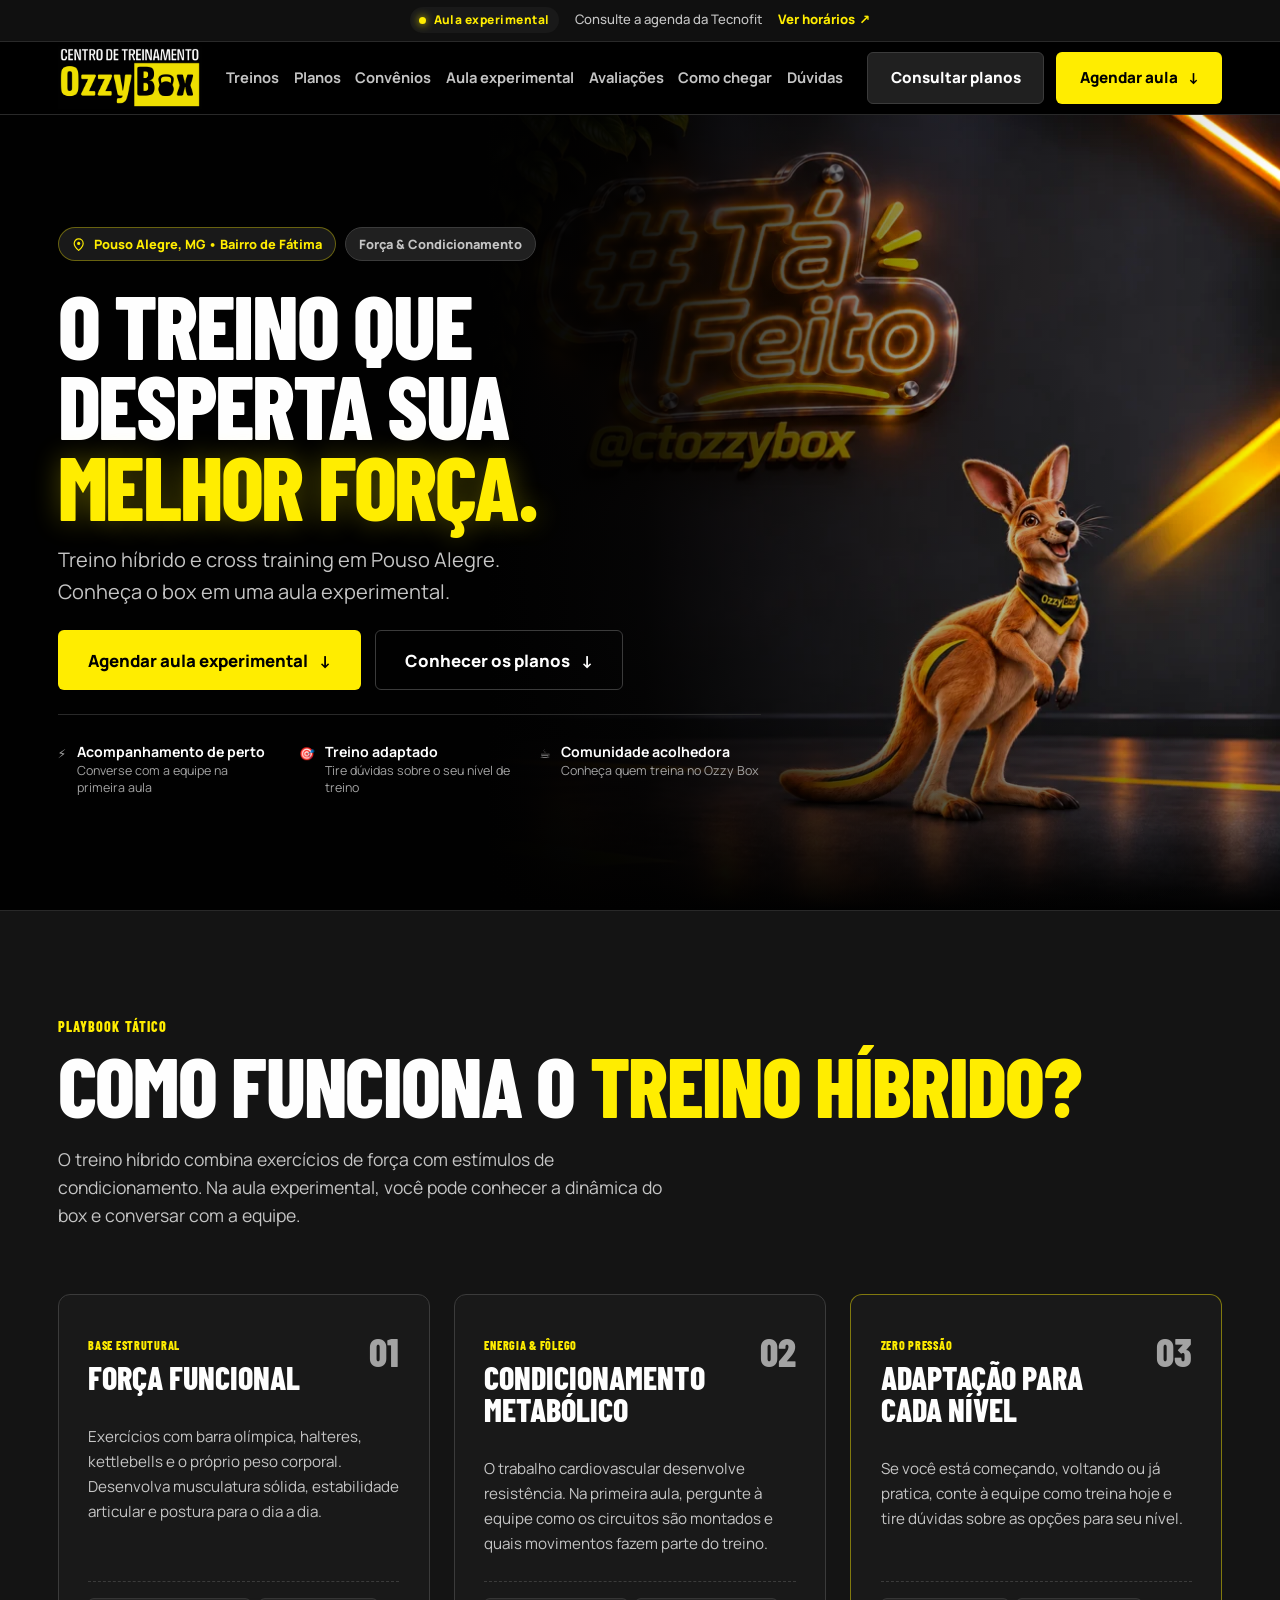
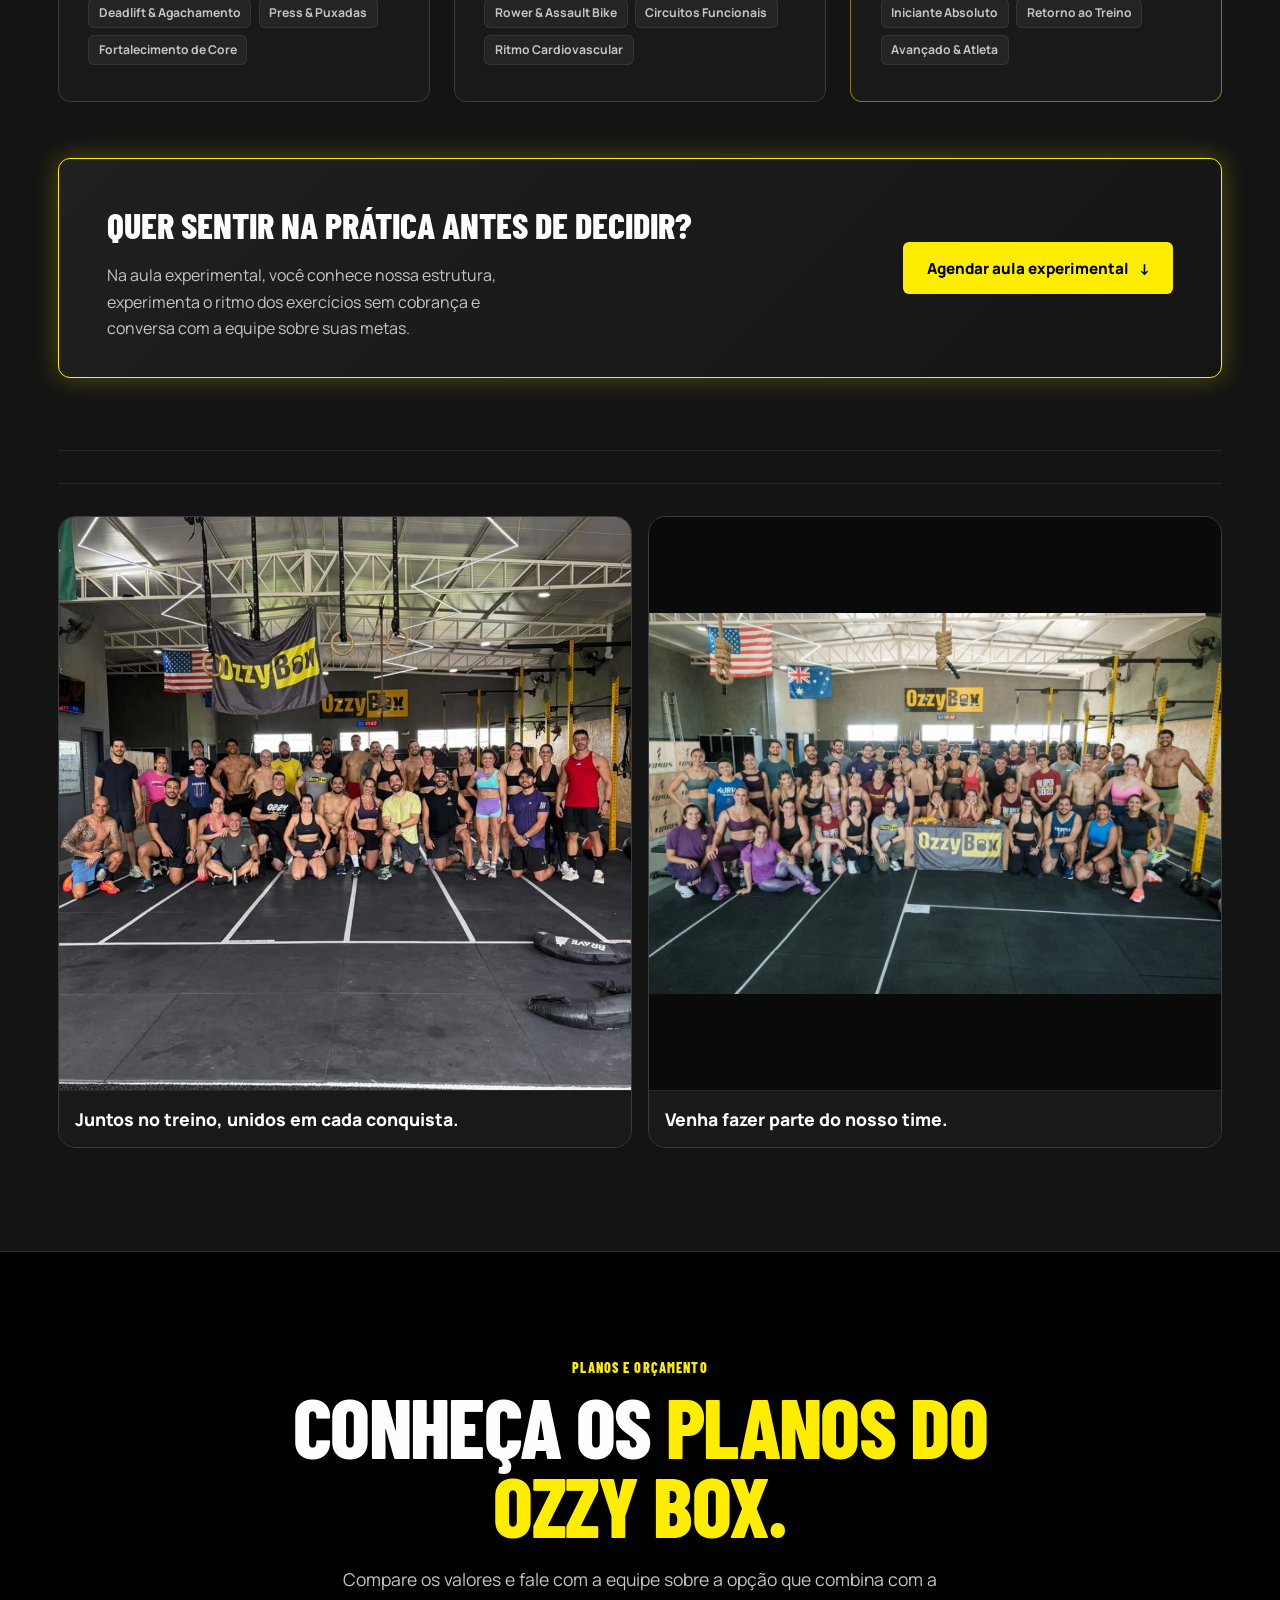
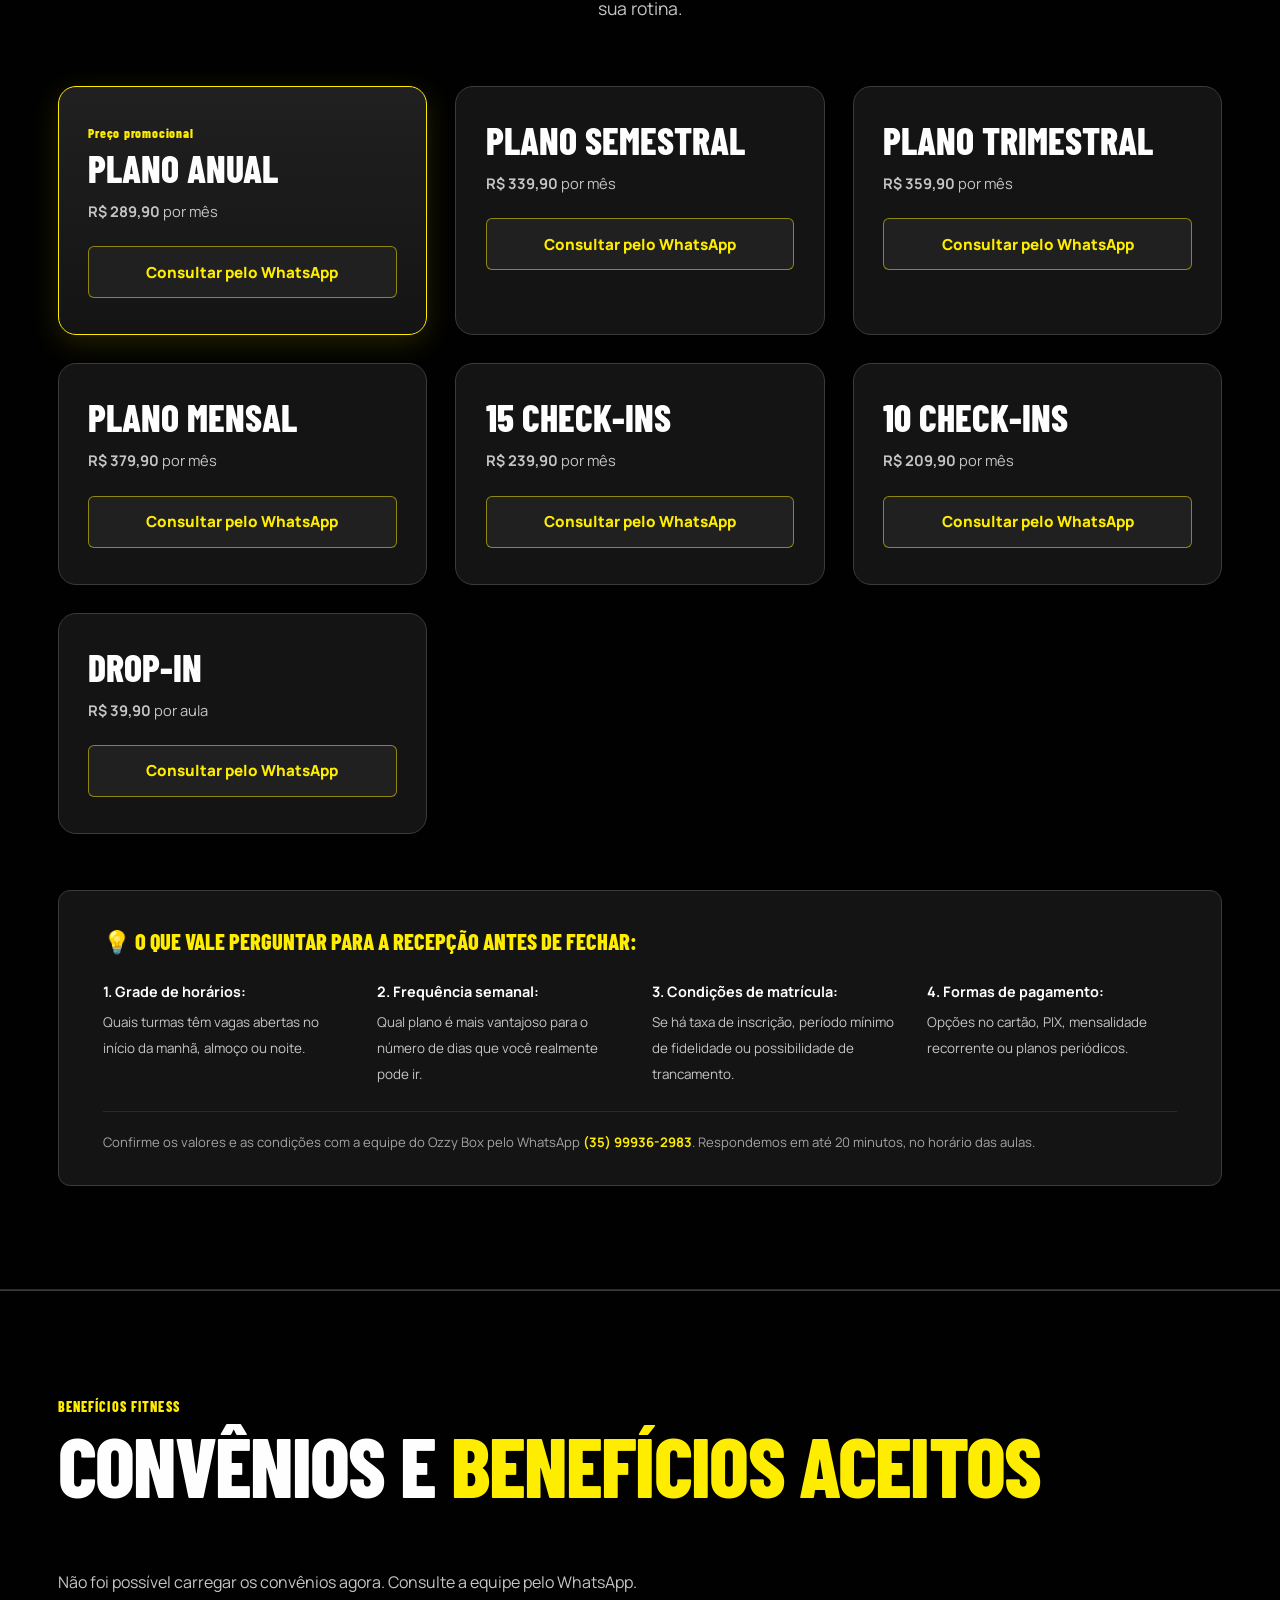
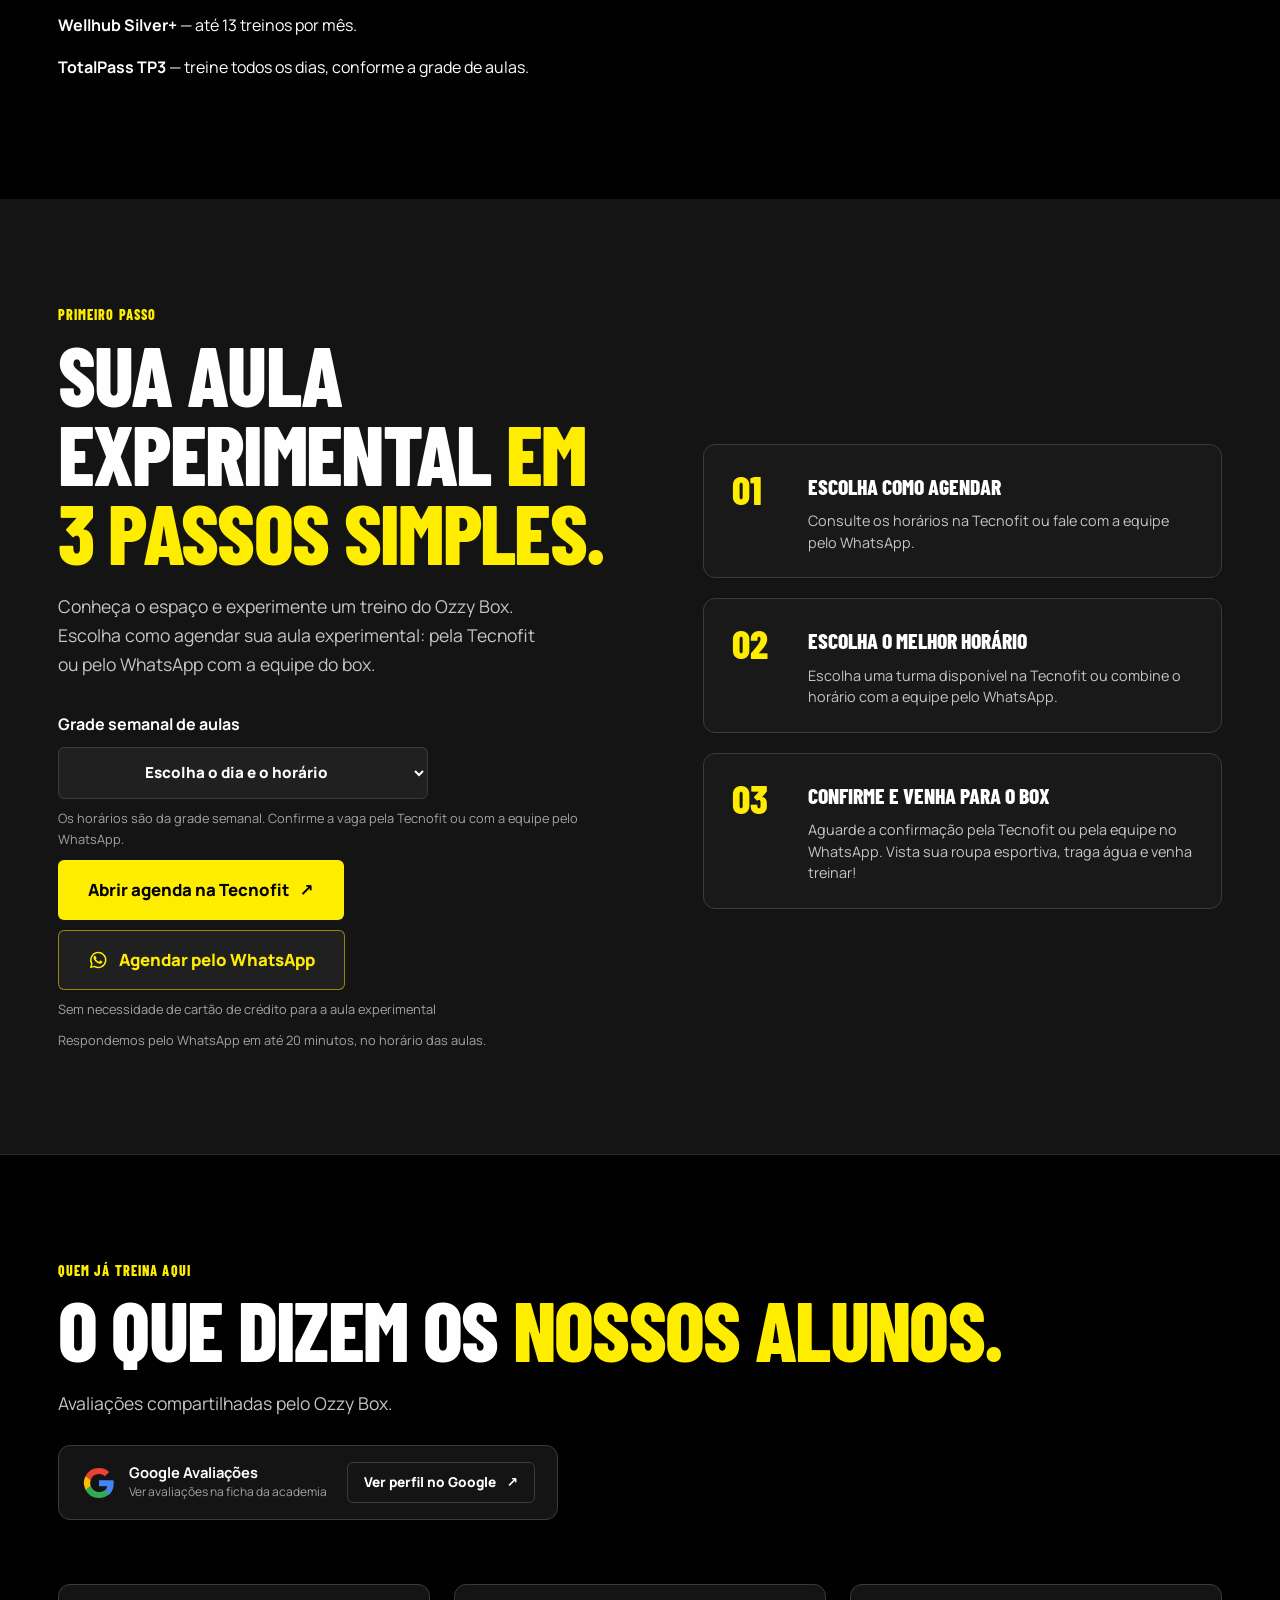
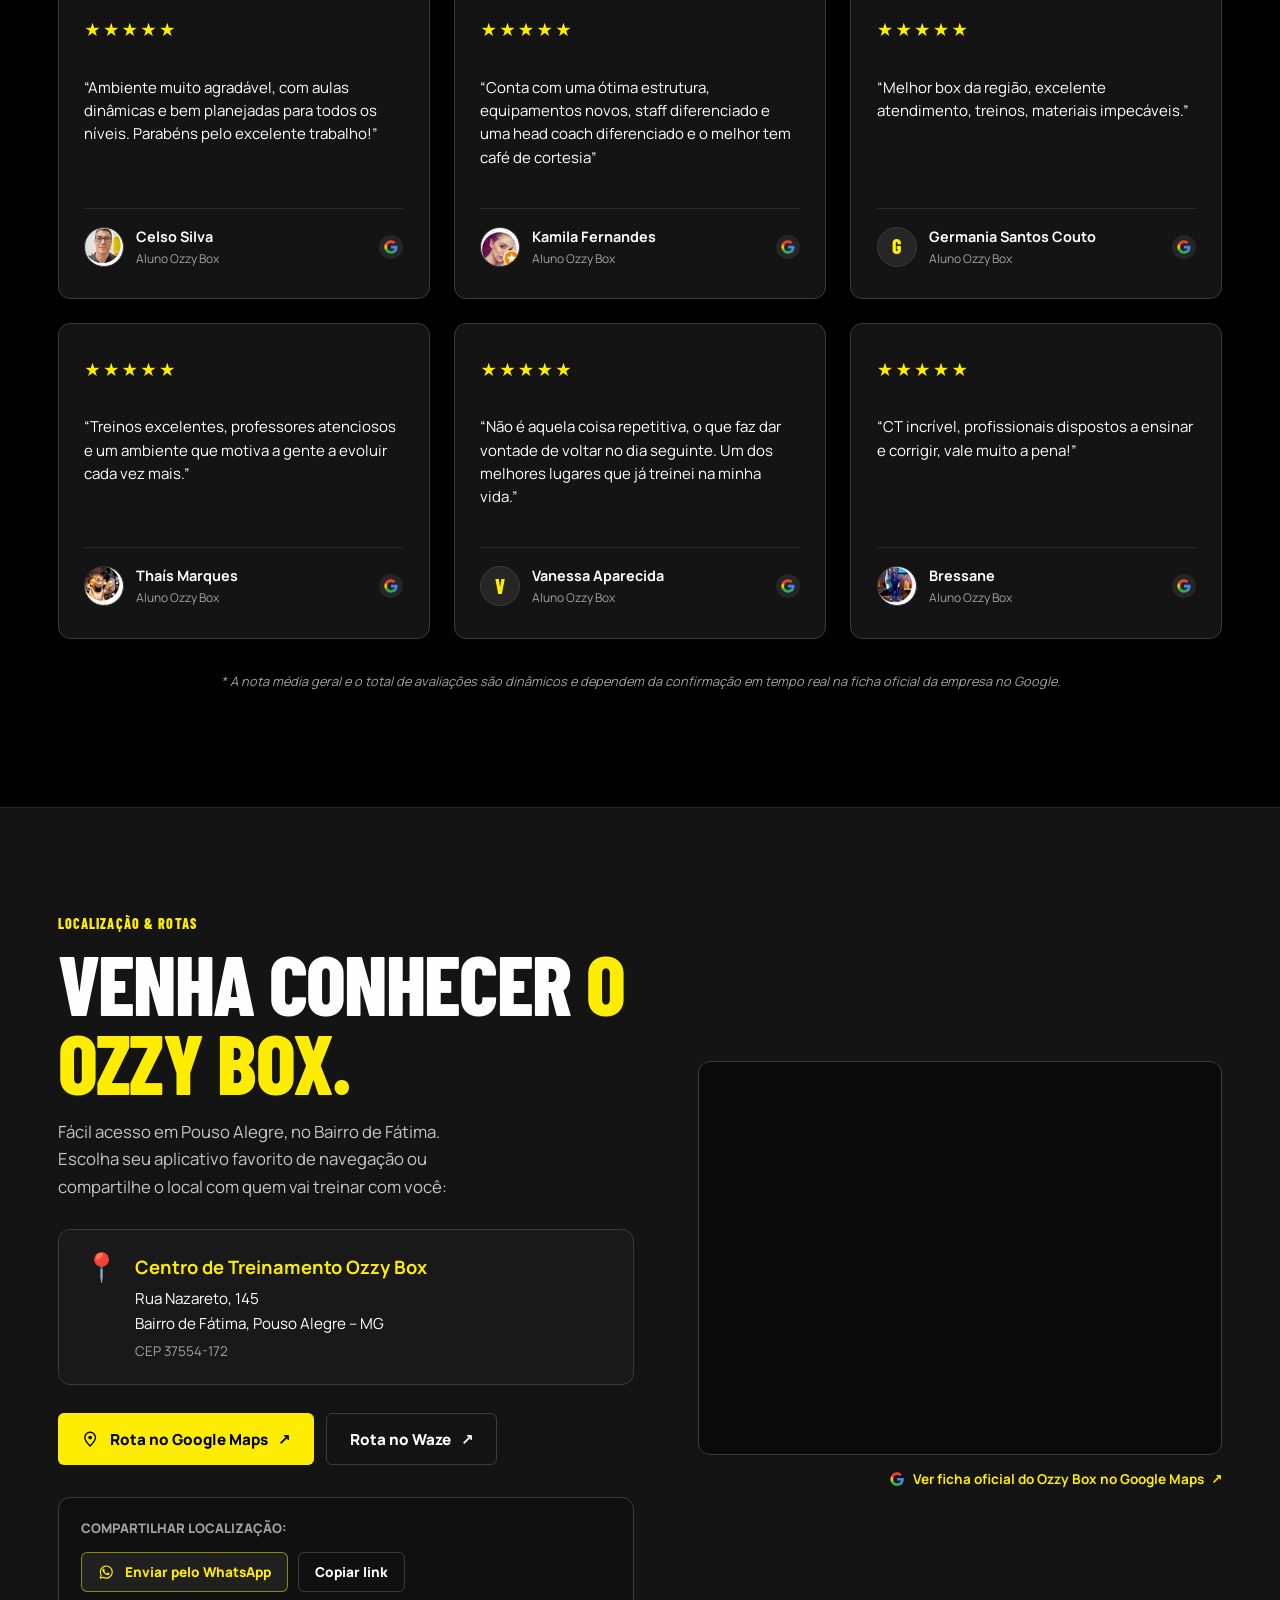
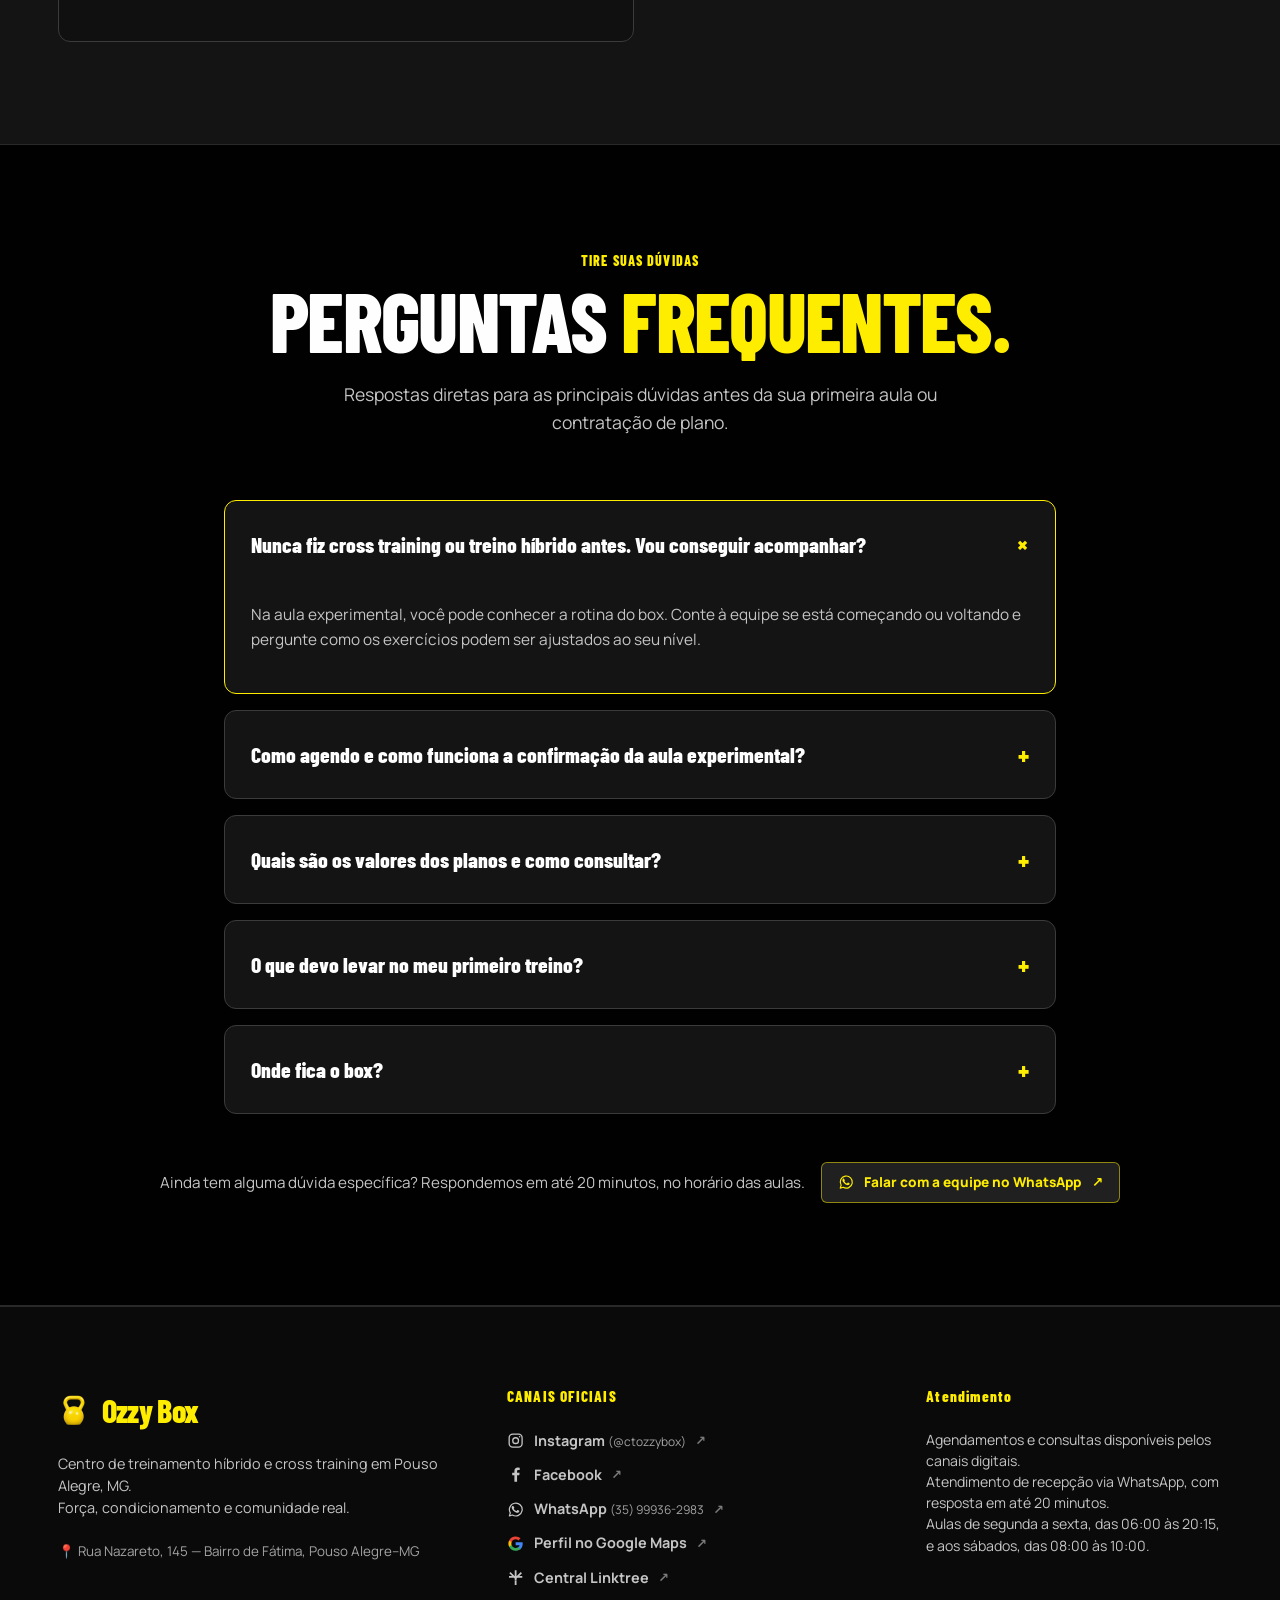
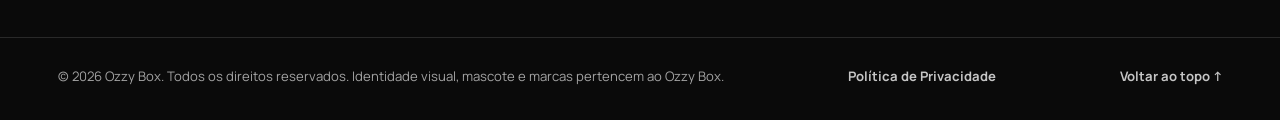
<file: index.html>
<!doctype html>
<html lang="pt-BR">
<head>
  <meta charset="utf-8">
  <meta name="viewport" content="width=device-width, initial-scale=1">
  <meta name="description" content="Ozzy Box — Centro de treinamento híbrido e cross training em Pouso Alegre, MG. Agende sua aula experimental na Tecnofit e consulte planos pelo WhatsApp.">
  <link rel="canonical" href="https://ctozzybox.com.br/">
  <meta property="og:url" content="https://ctozzybox.com.br/">
  <meta property="og:image" content="https://ctozzybox.com.br/assets/compartilhamento.jpg">
  <meta property="og:image:width" content="1200">
  <meta property="og:image:height" content="1200">
  <meta property="og:image:type" content="image/jpeg">
  <meta property="og:image:alt" content="Mascote canguru do Ozzy Box ao lado do letreiro Tá Feito.">
  <meta name="theme-color" content="#010101">
  <meta property="og:title" content="Ozzy Box | Treino Híbrido em Pouso Alegre">
  <meta property="og:description" content="Força, condicionamento e comunidade em Pouso Alegre. Agende sua aula experimental e encontre o plano certo para a sua rotina.">
  <meta property="og:type" content="website">
  <meta property="og:locale" content="pt_BR">
  <meta property="og:site_name" content="Ozzy Box">
  <meta name="twitter:card" content="summary">
  <meta name="twitter:title" content="Ozzy Box | Treino Híbrido em Pouso Alegre">
  <meta name="twitter:image" content="https://ctozzybox.com.br/assets/compartilhamento.jpg">
  <link rel="icon" href="assets/kettlebell-real.png" type="image/png">
  <link rel="stylesheet" href="style.css?v=c5d41385b508">
  <script type="application/ld+json">
  {
    "@context": "https://schema.org",
    "@type": "ExerciseGym",
    "@id": "https://ctozzybox.com.br/#academia",
    "name": "Centro de Treinamento Ozzy Box",
    "alternateName": "Ozzy Box",
    "url": "https://ctozzybox.com.br/",
    "image": "https://ctozzybox.com.br/assets/compartilhamento.jpg",
    "logo": "https://ctozzybox.com.br/assets/logo-ozzybox.png",
    "priceRange": "R$ 39,90 – R$ 379,90",
    "currenciesAccepted": "BRL",
    "description": "Centro de treinamento híbrido e cross training em Pouso Alegre, MG.",
    "telephone": "+55-35-99936-2983",
    "address": {
      "@type": "PostalAddress",
      "streetAddress": "Rua Nazareto, 145, Bairro de Fátima",
      "addressLocality": "Pouso Alegre",
      "addressRegion": "MG",
      "postalCode": "37554-172",
      "addressCountry": "BR"
    },
    "geo": {
      "@type": "GeoCoordinates",
      "latitude": -22.2260515,
      "longitude": -45.922969
    },
    "openingHoursSpecification": [
      {
        "@type": "OpeningHoursSpecification",
        "dayOfWeek": ["Monday", "Tuesday", "Wednesday", "Thursday", "Friday"],
        "opens": "06:00",
        "closes": "21:15"
      },
      {
        "@type": "OpeningHoursSpecification",
        "dayOfWeek": "Saturday",
        "opens": "08:00",
        "closes": "11:00"
      }
    ],
    "hasMap": "https://share.google/g6cbvBqnA2j05sSpQ",
    "sameAs": [
      "https://www.instagram.com/ctozzybox/",
      "https://www.facebook.com/profile.php?id=61562041643680",
      "https://linktr.ee/ctozzybox",
      "https://share.google/g6cbvBqnA2j05sSpQ"
    ]
  }
  </script>
  <script type="application/ld+json">
{
  "@context": "https://schema.org",
  "@type": "FAQPage",
  "mainEntity": [
    {
      "@type": "Question",
      "name": "Nunca fiz cross training ou treino híbrido antes. Vou conseguir acompanhar?",
      "acceptedAnswer": {
        "@type": "Answer",
        "text": "Na aula experimental, você pode conhecer a rotina do box. Conte à equipe se está começando ou voltando e pergunte como os exercícios podem ser ajustados ao seu nível."
      }
    },
    {
      "@type": "Question",
      "name": "Como agendo e como funciona a confirmação da aula experimental?",
      "acceptedAnswer": {
        "@type": "Answer",
        "text": "Na seção Aula experimental, escolha a Tecnofit para consultar horários e confirmar na plataforma ou fale com a equipe pelo WhatsApp para combinar a aula."
      }
    },
    {
      "@type": "Question",
      "name": "Quais são os valores dos planos e como consultar?",
      "acceptedAnswer": {
        "@type": "Answer",
        "text": "Os valores estão na seção Planos: do drop-in (R$ 39,90 por aula) ao plano mensal (R$ 379,90 por mês), com preço menor nos planos de maior duração. Em cada plano, o botão do WhatsApp abre uma mensagem pronta para a equipe confirmar condições de matrícula e formas de pagamento."
      }
    },
    {
      "@type": "Question",
      "name": "O que devo levar no meu primeiro treino?",
      "acceptedAnswer": {
        "@type": "Answer",
        "text": "Venha com roupa esportiva e traga sua garrafa de água. Se tiver outra dúvida sobre o que vestir ou levar, confirme com a equipe do Ozzy Box antes da aula."
      }
    },
    {
      "@type": "Question",
      "name": "Onde fica o box?",
      "acceptedAnswer": {
        "@type": "Answer",
        "text": "Estamos na Rua Nazareto, 145, no Bairro de Fátima em Pouso Alegre–MG (CEP 37554-172). Abra Como chegar para ver o mapa e escolher o aplicativo de rota."
      }
    }
  ]
}
  </script>
  <script src="site.js?v=87bc29ba1983" defer></script>
  <script src="beneficios.js?v=316e26efd70b" defer></script>
  <title>Ozzy Box | Treino Híbrido e Cross Training em Pouso Alegre</title>
</head>
<body id="inicio">
  <a class="skip" href="#conteudo">Ir para o conteúdo principal</a>

  <!-- Ticker atlético estilo Oddball com status e aviso de vagas -->
  <aside class="top-ticker" aria-label="Avisos rápidos do Ozzy Box">
    <div class="shell ticker-inner">
      <span class="ticker-badge"><span class="ticker-pulse" aria-hidden="true"></span> Aula experimental</span>
      <span class="ticker-text">Consulte a agenda da Tecnofit</span>
      <a class="ticker-link" href="https://app.tecnofit.com.br/tfRedirect?u=03820F0F6B6A" target="_blank" rel="noopener noreferrer">Ver horários <span aria-hidden="true">↗</span></a>
    </div>
  </aside>

  <!-- Cabeçalho principal com navegação lógica e canal rápido -->
  <header class="header">
    <div class="shell header-inner">
      <a class="brand" href="#inicio" aria-label="Ozzy Box, início">
        <img src="assets/logo-ozzybox.png" alt="" width="840" height="364">
      </a>

      <nav class="nav" aria-label="Navegação principal">
        <a href="#treinos">Treinos</a>
        <a href="#planos">Planos</a>
        <a href="#convenios">Convênios</a>
        <a href="#primeira-aula">Aula experimental</a>
        <a href="#avaliacoes">Avaliações</a>
        <a href="#visita">Como chegar</a>
        <a href="#faq">Dúvidas</a>
      </nav>

      <details class="mobile-menu">
        <summary>Menu</summary>
        <nav aria-label="Navegação em telas menores">
          <a href="#treinos">Treino híbrido</a>
          <a href="#planos">Planos</a>
          <a href="#convenios">Convênios</a>
          <a href="#primeira-aula">Aula experimental</a>
          <a href="#avaliacoes">Avaliações</a>
          <a href="#visita">Como chegar</a>
          <a href="#faq">Dúvidas</a>
        </nav>
      </details>
      <div class="header-actions">
        <a class="button button--secondary header-cta-secondary" href="#planos">Consultar planos</a>
        <a class="button button--primary header-cta-primary" href="#primeira-aula">
          Agendar aula <span aria-hidden="true">↓</span>
        </a>
      </div>
    </div>
  </header>

  <main id="conteudo">
    <!-- HERO: Abertura inspirada em Nopal (push-in suave) + Oddball (energia atlética/tática) -->
    <section class="hero" aria-labelledby="hero-title">
      <div class="shell hero-shell">
        <div class="hero-copy">
          <div class="hero-tag-group">
            <span class="hero-location-pill">
              <svg class="icon-inline" aria-hidden="true" focusable="false"><use href="assets/platform-icons.svg#maps"/></svg>
              Pouso Alegre, MG • Bairro de Fátima
            </span>
            <span class="hero-modality-pill">Força &amp; Condicionamento</span>
          </div>

          <h1 id="hero-title" class="hero-headline">
            O treino que <br>desperta sua <br><em>melhor força.</em>
          </h1>

          <p class="hero-lead">
            Treino híbrido e cross training em Pouso Alegre. Conheça o box em uma aula experimental.
          </p>

          <div class="hero-actions">
            <a class="button button--primary button--large hero-primary-action" href="#primeira-aula">
              <span>Agendar aula experimental</span>
              <span class="btn-arrow" aria-hidden="true">↓</span>
            </a>
            <a class="button button--outline button--large hero-secondary-action" href="#planos">
              <span>Conhecer os planos</span>
              <span class="btn-arrow" aria-hidden="true">↓</span>
            </a>
          </div>

          <!-- Playbook tático rápido (badges de confiança no primeiro scroll) -->
          <ul class="hero-features" aria-label="Diferenciais do Ozzy Box">
            <li>
              <span class="feature-icon" aria-hidden="true">⚡</span>
              <div>
                <strong>Acompanhamento de perto</strong>
                <span>Converse com a equipe na primeira aula</span>
              </div>
            </li>
            <li>
              <span class="feature-icon" aria-hidden="true">🎯</span>
              <div>
                <strong>Treino adaptado</strong>
                <span>Tire dúvidas sobre o seu nível de treino</span>
              </div>
            </li>
            <li>
              <span class="feature-icon" aria-hidden="true">☕</span>
              <div>
                <strong>Comunidade acolhedora</strong>
                <span>Conheça quem treina no Ozzy Box</span>
              </div>
            </li>
          </ul>
        </div>
      </div>
      <div class="hero-art-container">
        <figure class="hero-art">
          <img src="assets/mascote-ctozzybox.webp" srcset="assets/mascote-ctozzybox-800.webp 800w, assets/mascote-ctozzybox.webp 1254w" sizes="(min-width: 1025px) 62vw, (min-width: 769px) 55vw, min(100vw, 576px)" alt="Mascote canguru do Ozzy Box com bandana preta e amarela, ao lado do letreiro Tá Feito." width="1254" height="1254" fetchpriority="high">
        </figure>
        <div class="hero-backdrop-gradient"></div>
      </div>
    </section>

    <!-- SEÇÃO TREINO E COMUNIDADE: Playbook tático + Explicação Descomplicada + Galeria Oficial -->
    <section class="training-section" id="treinos" aria-labelledby="treinos-heading">
      <div class="shell">
        <header class="section-header">
          <div class="section-tag">PLAYBOOK TÁTICO</div>
          <h2 id="treinos-heading" class="section-title">Como funciona o <em>Treino Híbrido?</em></h2>
          <p class="section-subtitle">
            O treino híbrido combina exercícios de força com estímulos de condicionamento. Na aula experimental, você pode conhecer a dinâmica do box e conversar com a equipe.
          </p>
        </header>

        <!-- 3 Pilares do Treino Híbrido -->
        <div class="tactical-grid">
          <article class="tactical-card">
            <div class="tactical-number" aria-hidden="true">01</div>
            <div class="tactical-header">
              <span class="tactical-badge">BASE ESTRUTURAL</span>
              <h3>Força Funcional</h3>
            </div>
            <p>
              Exercícios com barra olímpica, halteres, kettlebells e o próprio peso corporal. Desenvolva musculatura sólida, estabilidade articular e postura para o dia a dia.
            </p>
            <ul class="tactical-tags" aria-label="Componentes de força">
              <li>Deadlift &amp; Agachamento</li>
              <li>Press &amp; Puxadas</li>
              <li>Fortalecimento de Core</li>
            </ul>
          </article>

          <article class="tactical-card">
            <div class="tactical-number" aria-hidden="true">02</div>
            <div class="tactical-header">
              <span class="tactical-badge">ENERGIA &amp; FÔLEGO</span>
              <h3>Condicionamento Metabólico</h3>
            </div>
            <p>
              O trabalho cardiovascular desenvolve resistência. Na primeira aula, pergunte à equipe como os circuitos são montados e quais movimentos fazem parte do treino.
            </p>
            <ul class="tactical-tags" aria-label="Componentes de condicionamento">
              <li>Rower &amp; Assault Bike</li>
              <li>Circuitos Funcionais</li>
              <li>Ritmo Cardiovascular</li>
            </ul>
          </article>

          <article class="tactical-card tactical-card--highlight">
            <div class="tactical-number" aria-hidden="true">03</div>
            <div class="tactical-header">
              <span class="tactical-badge">ZERO PRESSÃO</span>
              <h3>Adaptação para Cada Nível</h3>
            </div>
            <p>
              Se você está começando, voltando ou já pratica, conte à equipe como treina hoje e tire dúvidas sobre as opções para seu nível.
            </p>
            <ul class="tactical-tags" aria-label="Componentes de acolhimento">
              <li>Iniciante Absoluto</li>
              <li>Retorno ao Treino</li>
              <li>Avançado &amp; Atleta</li>
            </ul>
          </article>
        </div>

        <!-- Banner de incentivo à aula experimental -->
        <div class="trial-callout">
          <div class="trial-callout-content">
            <h3>Quer sentir na prática antes de decidir?</h3>
            <p>
              Na aula experimental, você conhece nossa estrutura, experimenta o ritmo dos exercícios sem cobrança e conversa com a equipe sobre suas metas.
            </p>
          </div>
          <div class="trial-callout-action">
            <a class="button button--primary" href="#primeira-aula">
              Agendar aula experimental <span aria-hidden="true">↓</span>
            </a>
          </div>
        </div>

        <div class="community-block">
          <div class="community-block" aria-label="Nosso time no Ozzy Box">
            <div class="gallery-cards">
              <figure class="gallery-card gallery-card--wide">
              <div class="gallery-media-frame"><img src="assets/equipe-1.webp" alt="Alunos e equipe reunidos no espaço de treinos do Ozzy Box." width="960" height="1280" loading="lazy" decoding="async"></div>
                <figcaption><div class="caption-title">Juntos no treino, unidos em cada conquista.</div></figcaption>
              </figure>
              <figure class="gallery-card">
                <div class="gallery-media-frame"><img src="assets/turma-ozzybox.webp" alt="Alunos e equipe reunidos dentro do Ozzy Box, ao redor da bandeira da academia." width="1280" height="854" loading="lazy" decoding="async"></div>
                <figcaption><div class="caption-title">Venha fazer parte do nosso time.</div></figcaption>
              </figure>
            </div>

          </div>
        </div>
      </div>
    </section>

    <!-- SEÇÃO PLANOS E ORÇAMENTO: Seção Central com Intenções de Consulta & WhatsApp Pré-configurado -->
    <section class="plans-section" id="planos" aria-labelledby="planos-heading">
      <div class="shell">
        <header class="section-header section-header--center">
          <div class="section-tag section-tag--gold">PLANOS E ORÇAMENTO</div>
          <h2 id="planos-heading" class="section-title">Conheça os <em>planos do Ozzy Box.</em></h2>
          <p class="section-subtitle">
            Compare os valores e fale com a equipe sobre a opção que combina com a sua rotina.
          </p>
        </header>

        <div class="plans-grid">
          <article class="plan-card plan-card--featured">
            <div class="plan-card-tag">Preço promocional</div>
            <h3 class="plan-card-title">Plano anual</h3>
            <p class="plan-card-desc"><strong>R$ 289,90</strong> por mês</p>
            <a class="button button--whatsapp plan-btn" href="https://wa.me/553599362983?text=Ol%C3%A1%21%20Gostaria%20de%20saber%20mais%20sobre%20Plano%20anual%20por%20R%24%20289%2C90%20por%20m%C3%AAs%20no%20Ozzy%20Box." aria-label="Consultar Plano anual por R$ 289,90 por mês pelo WhatsApp" target="_blank" rel="noopener noreferrer">
              Consultar pelo WhatsApp
            </a>
          </article>
          <article class="plan-card">
            <h3 class="plan-card-title">Plano semestral</h3>
            <p class="plan-card-desc"><strong>R$ 339,90</strong> por mês</p>
            <a class="button button--whatsapp plan-btn" href="https://wa.me/553599362983?text=Ol%C3%A1%21%20Gostaria%20de%20saber%20mais%20sobre%20Plano%20semestral%20por%20R%24%20339%2C90%20por%20m%C3%AAs%20no%20Ozzy%20Box." aria-label="Consultar Plano semestral por R$ 339,90 por mês pelo WhatsApp" target="_blank" rel="noopener noreferrer">
              Consultar pelo WhatsApp
            </a>
          </article>
          <article class="plan-card">
            <h3 class="plan-card-title">Plano trimestral</h3>
            <p class="plan-card-desc"><strong>R$ 359,90</strong> por mês</p>
            <a class="button button--whatsapp plan-btn" href="https://wa.me/553599362983?text=Ol%C3%A1%21%20Gostaria%20de%20saber%20mais%20sobre%20Plano%20trimestral%20por%20R%24%20359%2C90%20por%20m%C3%AAs%20no%20Ozzy%20Box." aria-label="Consultar Plano trimestral por R$ 359,90 por mês pelo WhatsApp" target="_blank" rel="noopener noreferrer">
              Consultar pelo WhatsApp
            </a>
          </article>
          <article class="plan-card">
            <h3 class="plan-card-title">Plano mensal</h3>
            <p class="plan-card-desc"><strong>R$ 379,90</strong> por mês</p>
            <a class="button button--whatsapp plan-btn" href="https://wa.me/553599362983?text=Ol%C3%A1%21%20Gostaria%20de%20saber%20mais%20sobre%20Plano%20mensal%20por%20R%24%20379%2C90%20por%20m%C3%AAs%20no%20Ozzy%20Box." aria-label="Consultar Plano mensal por R$ 379,90 por mês pelo WhatsApp" target="_blank" rel="noopener noreferrer">
              Consultar pelo WhatsApp
            </a>
          </article>
          <article class="plan-card">
            <h3 class="plan-card-title">15 check-ins</h3>
            <p class="plan-card-desc"><strong>R$ 239,90</strong> por mês</p>
            <a class="button button--whatsapp plan-btn" href="https://wa.me/553599362983?text=Ol%C3%A1%21%20Gostaria%20de%20saber%20mais%20sobre%2015%20check-ins%20por%20R%24%20239%2C90%20por%20m%C3%AAs%20no%20Ozzy%20Box." aria-label="Consultar 15 check-ins por R$ 239,90 por mês pelo WhatsApp" target="_blank" rel="noopener noreferrer">
              Consultar pelo WhatsApp
            </a>
          </article>
          <article class="plan-card">
            <h3 class="plan-card-title">10 check-ins</h3>
            <p class="plan-card-desc"><strong>R$ 209,90</strong> por mês</p>
            <a class="button button--whatsapp plan-btn" href="https://wa.me/553599362983?text=Ol%C3%A1%21%20Gostaria%20de%20saber%20mais%20sobre%2010%20check-ins%20por%20R%24%20209%2C90%20por%20m%C3%AAs%20no%20Ozzy%20Box." aria-label="Consultar 10 check-ins por R$ 209,90 por mês pelo WhatsApp" target="_blank" rel="noopener noreferrer">
              Consultar pelo WhatsApp
            </a>
          </article>
          <article class="plan-card">
            <h3 class="plan-card-title">Drop-in</h3>
            <p class="plan-card-desc"><strong>R$ 39,90</strong> por aula</p>
            <a class="button button--whatsapp plan-btn" href="https://wa.me/553599362983?text=Ol%C3%A1%21%20Gostaria%20de%20saber%20mais%20sobre%20Drop-in%20por%20R%24%2039%2C90%20por%20aula%20no%20Ozzy%20Box." aria-label="Consultar Drop-in por R$ 39,90 por aula pelo WhatsApp" target="_blank" rel="noopener noreferrer">
              Consultar pelo WhatsApp
            </a>
          </article>
        </div>

        <aside class="plans-checklist" aria-label="Checklist antes de contratar seu plano">
          <div class="checklist-header">
            <h4>💡 O que vale perguntar para a recepção antes de fechar:</h4>
          </div>
          <div class="checklist-grid">
            <div class="checklist-item">
              <strong>1. Grade de horários:</strong>
              <span>Quais turmas têm vagas abertas no início da manhã, almoço ou noite.</span>
            </div>
            <div class="checklist-item">
              <strong>2. Frequência semanal:</strong>
              <span>Qual plano é mais vantajoso para o número de dias que você realmente pode ir.</span>
            </div>
            <div class="checklist-item">
              <strong>3. Condições de matrícula:</strong>
              <span>Se há taxa de inscrição, período mínimo de fidelidade ou possibilidade de trancamento.</span>
            </div>
            <div class="checklist-item">
              <strong>4. Formas de pagamento:</strong>
              <span>Opções no cartão, PIX, mensalidade recorrente ou planos periódicos.</span>
            </div>
          </div>
          <p class="checklist-note">
            Confirme os valores e as condições com a equipe do Ozzy Box pelo WhatsApp <a href="https://wa.me/553599362983" target="_blank" rel="noopener noreferrer">(35) 99936-2983</a>. Respondemos em até 20 minutos, no horário das aulas.
          </p>
        </aside>
      </div>
    </section>

    <section class="benefits-section" id="convenios" aria-labelledby="benefits-heading">
      <div class="shell">
        <header class="section-header">
          <div class="section-tag section-tag--gold">BENEFÍCIOS FITNESS</div>
          <h2 id="benefits-heading" class="section-title">Convênios e <em>Benefícios Aceitos</em></h2>
        </header>
        <div class="benefits-filter" hidden>
          <label for="benefits-search">Convênios Aceitos</label>
          <input id="benefits-search" type="search" placeholder="Ex.: Wellhub ou Gympass" aria-describedby="benefits-help">
          <p id="benefits-help">Digite o nome do seu benefício para saber se ele é aceito no Ozzy Box.</p>
        </div>
        <p id="benefits-status" role="status"></p>
        <ul id="benefits-results" class="benefits-grid" aria-label="Benefícios encontrados"></ul>
        <div class="benefits-plan-details">
          <p><strong>Wellhub Silver+</strong> — até 13 treinos por mês.</p>
          <p><strong>TotalPass TP3</strong> — treine todos os dias, conforme a grade de aulas.</p>
        </div>
        <noscript><p>Consulte os convênios com a equipe da <a href="https://wa.me/553599362983" target="_blank" rel="noopener noreferrer">Ozzy Box pelo WhatsApp</a>.</p></noscript>
      </div>
    </section>

    <!-- SEÇÃO AULA EXPERIMENTAL: Passo a passo na Tecnofit + Confirmação Transparente -->
    <section class="trial-section" id="primeira-aula" aria-labelledby="trial-heading">
      <div class="shell trial-inner">
        <div class="trial-info">
          <div class="section-tag section-tag--gold">PRIMEIRO PASSO</div>
          <h2 id="trial-heading" class="section-title">Sua aula experimental <em>em 3 passos simples.</em></h2>
          <p class="trial-description">
            Conheça o espaço e experimente um treino do Ozzy Box. Escolha como agendar sua aula experimental: pela Tecnofit ou pelo WhatsApp com a equipe do box.
          </p>

          <div class="trial-cta-wrap">
            <label for="trial-slot"><strong>Grade semanal de aulas</strong></label>
            <select id="trial-slot" class="button button--secondary" aria-describedby="trial-slot-help">
              <option value="">Escolha o dia e o horário</option>
                <optgroup label="Segunda-feira">
                  <option>Segunda-feira às 06:00 · Endurance</option>
                  <option>Segunda-feira às 07:00 · Cross Training</option>
                  <option>Segunda-feira às 08:00 · Cross Training</option>
                  <option>Segunda-feira às 12:00 · Cross Training</option>
                  <option>Segunda-feira às 16:00 · Cross Training</option>
                  <option>Segunda-feira às 17:15 · Endurance</option>
                  <option>Segunda-feira às 18:15 · Cross Training</option>
                  <option>Segunda-feira às 19:15 · Cross Training</option>
                  <option>Segunda-feira às 20:15 · Cross Training</option>
                </optgroup>
                <optgroup label="Terça-feira">
                  <option>Terça-feira às 06:00 · Cross Training</option>
                  <option>Terça-feira às 07:00 · Endurance</option>
                  <option>Terça-feira às 08:00 · Cross Training</option>
                  <option>Terça-feira às 12:00 · Cross Training</option>
                  <option>Terça-feira às 16:00 · Cross Training</option>
                  <option>Terça-feira às 17:15 · Cross Training</option>
                  <option>Terça-feira às 18:15 · Cross Training</option>
                  <option>Terça-feira às 19:15 · Cross Training</option>
                  <option>Terça-feira às 20:15 · Endurance</option>
                </optgroup>
                <optgroup label="Quarta-feira">
                  <option>Quarta-feira às 06:00 · Cross Training</option>
                  <option>Quarta-feira às 07:00 · Cross Training</option>
                  <option>Quarta-feira às 08:00 · Endurance</option>
                  <option>Quarta-feira às 12:00 · Cross Training</option>
                  <option>Quarta-feira às 16:00 · Cross Training</option>
                  <option>Quarta-feira às 17:15 · Cross Training</option>
                  <option>Quarta-feira às 18:15 · Endurance</option>
                  <option>Quarta-feira às 19:15 · Cross Training</option>
                  <option>Quarta-feira às 20:15 · Cross Training</option>
                </optgroup>
                <optgroup label="Quinta-feira">
                  <option>Quinta-feira às 06:00 · Cross Training</option>
                  <option>Quinta-feira às 07:00 · Endurance</option>
                  <option>Quinta-feira às 08:00 · Cross Training</option>
                  <option>Quinta-feira às 12:00 · Cross Training</option>
                  <option>Quinta-feira às 16:00 · Cross Training</option>
                  <option>Quinta-feira às 17:15 · Endurance</option>
                  <option>Quinta-feira às 18:15 · Cross Training</option>
                  <option>Quinta-feira às 19:15 · Cross Training</option>
                  <option>Quinta-feira às 20:15 · Cross Training</option>
                </optgroup>
                <optgroup label="Sexta-feira">
                  <option>Sexta-feira às 06:00 · Endurance</option>
                  <option>Sexta-feira às 07:00 · Cross Training</option>
                  <option>Sexta-feira às 08:00 · Cross Training</option>
                  <option>Sexta-feira às 12:00 · Cross Training</option>
                  <option>Sexta-feira às 16:00 · Cross Training</option>
                  <option>Sexta-feira às 17:15 · Cross Training</option>
                  <option>Sexta-feira às 18:15 · Cross Training</option>
                  <option>Sexta-feira às 19:15 · Endurance</option>
                  <option>Sexta-feira às 20:15 · Cross Training</option>
                </optgroup>
                <optgroup label="Sábado">
                  <option>Sábado às 08:00 · Yoga</option>
                  <option>Sábado às 09:00 · Endurance</option>
                  <option>Sábado às 10:00 · Cross Training</option>
                </optgroup>
            </select>
            <span id="trial-slot-help" class="trial-note">Os horários são da grade semanal. Confirme a vaga pela Tecnofit ou com a equipe pelo WhatsApp.</span>
            <a class="button button--primary button--large" href="https://app.tecnofit.com.br/tfRedirect?u=03820F0F6B6A" target="_blank" rel="noopener noreferrer">
              <span>Abrir agenda na Tecnofit</span>
              <span class="btn-arrow" aria-hidden="true">↗</span>
            </a>
            <a id="trial-whatsapp" class="button button--whatsapp button--large" href="https://wa.me/553599362983?text=Ol%C3%A1!%20Gostaria%20de%20agendar%20uma%20aula%20experimental%20no%20Ozzy%20Box.%20Quais%20hor%C3%A1rios%20est%C3%A3o%20dispon%C3%ADveis%3F" target="_blank" rel="noopener noreferrer">
              <svg class="icon-inline" aria-hidden="true" focusable="false"><use href="assets/platform-icons.svg#whatsapp"/></svg>
              <span>Agendar pelo WhatsApp</span>
            </a>
            <span class="trial-note">Sem necessidade de cartão de crédito para a aula experimental</span>
            <span class="trial-note response-time">Respondemos pelo WhatsApp em até 20 minutos, no horário das aulas.</span>
          </div>
        </div>

        <ol class="trial-steps" aria-label="Passo a passo para agendar a aula">
          <li class="trial-step-card">
            <span class="step-num" aria-hidden="true">01</span>
            <div class="step-content">
              <strong>Escolha como agendar</strong>
              <p>Consulte os horários na Tecnofit ou fale com a equipe pelo WhatsApp.</p>
            </div>
          </li>
          <li class="trial-step-card">
            <span class="step-num" aria-hidden="true">02</span>
            <div class="step-content">
              <strong>Escolha o melhor horário</strong>
              <p>Escolha uma turma disponível na Tecnofit ou combine o horário com a equipe pelo WhatsApp.</p>
            </div>
          </li>
          <li class="trial-step-card">
            <span class="step-num" aria-hidden="true">03</span>
            <div class="step-content">
              <strong>Confirme e venha para o Box</strong>
              <p>Aguarde a confirmação pela Tecnofit ou pela equipe no WhatsApp. Vista sua roupa esportiva, traga água e venha treinar!</p>
            </div>
          </li>
        </ol>
      </div>
    </section>

    <!-- SEÇÃO AVALIAÇÕES: As 6 avaliações preservadas + G colorido + link do perfil Google -->
    <section class="reviews-section" id="avaliacoes" aria-labelledby="avaliacoes-heading">
      <div class="shell">
        <header class="reviews-header">
          <div>
            <div class="section-tag">QUEM JÁ TREINA AQUI</div>
            <h2 id="avaliacoes-heading" class="section-title">O que dizem os <em>nossos alunos.</em></h2>
            <p class="section-subtitle">
              Avaliações compartilhadas pelo Ozzy Box.
            </p>
          </div>
          <div class="reviews-badge-card">
            <div class="google-origin-badge">
              <svg class="google-logo" aria-hidden="true" focusable="false"><use href="assets/platform-icons.svg#google"/></svg>
              <div>
                <strong>Google Avaliações</strong>
                <span>Ver avaliações na ficha da academia</span>
              </div>
            </div>
            <a class="button button--outline button--small" href="https://share.google/g6cbvBqnA2j05sSpQ" target="_blank" rel="noopener noreferrer">
              Ver perfil no Google <span aria-hidden="true">↗</span>
            </a>
          </div>
        </header>

        <!-- Grade com as 6 avaliações oficiais -->
        <div class="reviews-grid">
          <!-- 1. Celso Silva -->
          <article class="review-card">
            <div class="review-stars" aria-label="Avaliação 5 de 5 estrelas">
              <span aria-hidden="true">★★★★★</span>
              <span class="visually-hidden">5 de 5 estrelas</span>
            </div>
            <blockquote>
              <p>“Ambiente muito agradável, com aulas dinâmicas e bem planejadas para todos os níveis. Parabéns pelo excelente trabalho!”</p>
            </blockquote>
            <footer class="review-author">
              <span class="review-avatar review-avatar--celso" aria-hidden="true"></span>
              <div class="author-details">
                <strong>Celso Silva</strong>
                <span>Aluno Ozzy Box</span>
              </div>
              <span class="review-source" title="Avaliação verificada no Google">
                <svg class="icon-inline" aria-hidden="true" focusable="false"><use href="assets/platform-icons.svg#google"/></svg>
              </span>
            </footer>
          </article>

          <!-- 2. Kamila Fernandes -->
          <article class="review-card">
            <div class="review-stars" aria-label="Avaliação 5 de 5 estrelas">
              <span aria-hidden="true">★★★★★</span>
              <span class="visually-hidden">5 de 5 estrelas</span>
            </div>
            <blockquote>
              <p>“Conta com uma ótima estrutura, equipamentos novos, staff diferenciado e uma head coach diferenciado e o melhor tem café de cortesia”</p>
            </blockquote>
            <footer class="review-author">
              <span class="review-avatar review-avatar--kamila" aria-hidden="true"></span>
              <div class="author-details">
                <strong>Kamila Fernandes</strong>
                <span>Aluno Ozzy Box</span>
              </div>
              <span class="review-source" title="Avaliação verificada no Google">
                <svg class="icon-inline" aria-hidden="true" focusable="false"><use href="assets/platform-icons.svg#google"/></svg>
              </span>
            </footer>
          </article>

          <!-- 3. Germania Santos Couto -->
          <article class="review-card">
            <div class="review-stars" aria-label="Avaliação 5 de 5 estrelas">
              <span aria-hidden="true">★★★★★</span>
              <span class="visually-hidden">5 de 5 estrelas</span>
            </div>
            <blockquote>
              <p>“Melhor box da região, excelente atendimento, treinos, materiais impecáveis.”</p>
            </blockquote>
            <footer class="review-author">
              <span class="review-avatar review-avatar--initial" aria-hidden="true">G</span>
              <div class="author-details">
                <strong>Germania Santos Couto</strong>
                <span>Aluno Ozzy Box</span>
              </div>
              <span class="review-source" title="Avaliação verificada no Google">
                <svg class="icon-inline" aria-hidden="true" focusable="false"><use href="assets/platform-icons.svg#google"/></svg>
              </span>
            </footer>
          </article>

          <!-- 4. Thaís Marques -->
          <article class="review-card">
            <div class="review-stars" aria-label="Avaliação 5 de 5 estrelas">
              <span aria-hidden="true">★★★★★</span>
              <span class="visually-hidden">5 de 5 estrelas</span>
            </div>
            <blockquote>
              <p>“Treinos excelentes, professores atenciosos e um ambiente que motiva a gente a evoluir cada vez mais.”</p>
            </blockquote>
            <footer class="review-author">
              <span class="review-avatar review-avatar--thais" aria-hidden="true"></span>
              <div class="author-details">
                <strong>Thaís Marques</strong>
                <span>Aluno Ozzy Box</span>
              </div>
              <span class="review-source" title="Avaliação verificada no Google">
                <svg class="icon-inline" aria-hidden="true" focusable="false"><use href="assets/platform-icons.svg#google"/></svg>
              </span>
            </footer>
          </article>

          <!-- 5. Vanessa Aparecida -->
          <article class="review-card">
            <div class="review-stars" aria-label="Avaliação 5 de 5 estrelas">
              <span aria-hidden="true">★★★★★</span>
              <span class="visually-hidden">5 de 5 estrelas</span>
            </div>
            <blockquote>
              <p>“Não é aquela coisa repetitiva, o que faz dar vontade de voltar no dia seguinte. Um dos melhores lugares que já treinei na minha vida.”</p>
            </blockquote>
            <footer class="review-author">
              <span class="review-avatar review-avatar--initial" aria-hidden="true">V</span>
              <div class="author-details">
                <strong>Vanessa Aparecida</strong>
                <span>Aluno Ozzy Box</span>
              </div>
              <span class="review-source" title="Avaliação verificada no Google">
                <svg class="icon-inline" aria-hidden="true" focusable="false"><use href="assets/platform-icons.svg#google"/></svg>
              </span>
            </footer>
          </article>

          <!-- 6. Bressane -->
          <article class="review-card">
            <div class="review-stars" aria-label="Avaliação 5 de 5 estrelas">
              <span aria-hidden="true">★★★★★</span>
              <span class="visually-hidden">5 de 5 estrelas</span>
            </div>
            <blockquote>
              <p>“CT incrível, profissionais dispostos a ensinar e corrigir, vale muito a pena!”</p>
            </blockquote>
            <footer class="review-author">
              <span class="review-avatar review-avatar--bressane" aria-hidden="true"></span>
              <div class="author-details">
                <strong>Bressane</strong>
                <span>Aluno Ozzy Box</span>
              </div>
              <span class="review-source" title="Avaliação verificada no Google">
                <svg class="icon-inline" aria-hidden="true" focusable="false"><use href="assets/platform-icons.svg#google"/></svg>
              </span>
            </footer>
          </article>
        </div>

        <p class="reviews-disclaimer">
          * A nota média geral e o total de avaliações são dinâmicos e dependem da confirmação em tempo real na ficha oficial da empresa no Google.
        </p>
      </div>
    </section>

    <!-- SEÇÃO COMO CHEGAR: Endereço completo, Rotas Maps/Waze, Compartilhar e Mapa -->
    <section class="visit-section" id="visita" aria-labelledby="visita-heading">
      <div class="shell visit-grid">
        <div class="visit-content">
          <div class="section-tag section-tag--gold">LOCALIZAÇÃO &amp; ROTAS</div>
          <h2 id="visita-heading" class="section-title">Venha conhecer <em>o Ozzy Box.</em></h2>
          <p class="visit-lead">
            Fácil acesso em Pouso Alegre, no Bairro de Fátima. Escolha seu aplicativo favorito de navegação ou compartilhe o local com quem vai treinar com você:
          </p>

          <address class="visit-address-card" id="endereco-ozzybox">
            <div class="address-pin-icon" aria-hidden="true">📍</div>
            <div class="address-text">
              <strong>Centro de Treinamento Ozzy Box</strong>
              <span>Rua Nazareto, 145</span>
              <span>Bairro de Fátima, Pouso Alegre – MG</span>
              <span class="cep-badge">CEP 37554-172</span>
            </div>
          </address>

          <!-- Ações de Navegação -->
          <div class="route-button-group" aria-label="Opções para traçar rota até o Ozzy Box">
            <a class="button button--primary" href="https://www.google.com/maps/dir/?api=1&amp;destination=Centro%20de%20Treinamento%20Ozzy%20Box%2C%20Rua%20Nazareto%2C%20145%2C%20Bairro%20de%20F%C3%A1tima%2C%20Pouso%20Alegre%20-%20MG&amp;destination_place_id=ChIJD-mU_TrHy5QRb8AGiYAL5Ig" target="_blank" rel="noopener noreferrer">
              <svg class="icon-inline" aria-hidden="true" focusable="false"><use href="assets/platform-icons.svg#maps"/></svg>
              <span>Rota no Google Maps</span>
              <span class="btn-arrow" aria-hidden="true">↗</span>
            </a>

            <a class="button button--outline" href="https://www.waze.com/ul?ll=-22.2260515%2C-45.922969&amp;navigate=yes" target="_blank" rel="noopener noreferrer">
              <span>Rota no Waze</span>
              <span class="btn-arrow" aria-hidden="true">↗</span>
            </a>
          </div>

          <!-- Ações de Compartilhamento -->
          <div class="share-box">
            <span class="share-box-title">Compartilhar localização:</span>
            <div class="share-actions">
              <button class="button button--outline button--small share-native-btn" type="button" id="btn-share" hidden>
                <span>Compartilhar no celular</span>
              </button>

              <a class="button button--whatsapp button--small" href="https://wa.me/?text=Ozzy%20Box%20%E2%80%94%20Rua%20Nazareto%2C%20145%2C%20Bairro%20de%20F%C3%A1tima%2C%20Pouso%20Alegre%20-%20MG%0Ahttps%3A%2F%2Fwww.google.com%2Fmaps%2Fsearch%2F%3Fapi%3D1%26query%3DCentro%2520de%2520Treinamento%2520Ozzy%2520Box%252C%2520Rua%2520Nazareto%252C%2520145%252C%2520Bairro%2520de%2520F%25C3%25A1tima%252C%2520Pouso%2520Alegre%2520-%2520MG%26query_place_id%3DChIJD-mU_TrHy5QRb8AGiYAL5Ig" target="_blank" rel="noopener noreferrer">
                <svg class="icon-inline" aria-hidden="true" focusable="false"><use href="assets/platform-icons.svg#whatsapp"/></svg>
                <span>Enviar pelo WhatsApp</span>
              </a>

              <button class="button button--outline button--small copy-link-btn" type="button" id="btn-copy" hidden>
                <span>Copiar link</span>
              </button>
            </div>

            <!-- Feedback de status acessível para leitor de tela -->
            <p class="share-feedback" id="share-feedback" role="status" aria-live="polite"></p>

            <!-- Fallback visível caso clipboard falhe -->
            <div class="share-fallback-container" id="share-fallback" hidden>
              <label for="share-url-input">Copie o link da localização abaixo:</label>
              <input id="share-url-input" readonly value="https://www.google.com/maps/search/?api=1&amp;query=Centro%20de%20Treinamento%20Ozzy%20Box%2C%20Rua%20Nazareto%2C%20145%2C%20Bairro%20de%20F%C3%A1tima%2C%20Pouso%20Alegre%20-%20MG&amp;query_place_id=ChIJD-mU_TrHy5QRb8AGiYAL5Ig">
            </div>
          </div>
        </div>

        <div class="visit-map-container">
          <div class="map-frame">
            <iframe title="Mapa de localização do Centro de Treinamento Ozzy Box em Pouso Alegre" src="https://maps.google.com/maps?q=Centro%20de%20Treinamento%20Ozzy%20Box%2C%20Rua%20Nazareto%2C%20145%2C%20Bairro%20de%20F%C3%A1tima%2C%20Pouso%20Alegre%20-%20MG&amp;output=embed" width="600" height="420" loading="lazy" referrerpolicy="strict-origin-when-cross-origin" allowfullscreen></iframe>
          </div>
          <div class="map-link-footer">
            <a class="social-link" href="https://share.google/g6cbvBqnA2j05sSpQ" target="_blank" rel="noopener noreferrer">
              <svg class="icon-inline" aria-hidden="true" focusable="false"><use href="assets/platform-icons.svg#google"/></svg>
              <span>Ver ficha oficial do Ozzy Box no Google Maps</span>
              <span aria-hidden="true">↗</span>
            </a>
          </div>
        </div>
      </div>
    </section>

    <!-- SEÇÃO FAQ: Dúvidas Mais Frequentes (Nativo com <details>, acessível e funciona sem JS) -->
    <section class="faq-section" id="faq" aria-labelledby="faq-heading">
      <div class="shell">
        <header class="section-header section-header--center">
          <div class="section-tag">TIRE SUAS DÚVIDAS</div>
          <h2 id="faq-heading" class="section-title">Perguntas <em>frequentes.</em></h2>
          <p class="section-subtitle">
            Respostas diretas para as principais dúvidas antes da sua primeira aula ou contratação de plano.
          </p>
        </header>

        <div class="faq-accordion">
          <details class="faq-item" open>
            <summary class="faq-question">
              <span>Nunca fiz cross training ou treino híbrido antes. Vou conseguir acompanhar?</span>
              <span class="faq-icon" aria-hidden="true">+</span>
            </summary>
            <div class="faq-answer">
              <p>
                Na aula experimental, você pode conhecer a rotina do box. Conte à equipe se está começando ou voltando e pergunte como os exercícios podem ser ajustados ao seu nível.
              </p>
            </div>
          </details>

          <details class="faq-item">
            <summary class="faq-question">
              <span>Como agendo e como funciona a confirmação da aula experimental?</span>
              <span class="faq-icon" aria-hidden="true">+</span>
            </summary>
            <div class="faq-answer">
              <p>
                Na seção <a href="#primeira-aula">Aula experimental</a>, escolha a Tecnofit para consultar horários e confirmar na plataforma ou fale com a equipe pelo WhatsApp para combinar a aula.
              </p>
            </div>
          </details>

          <details class="faq-item">
            <summary class="faq-question">
              <span>Quais são os valores dos planos e como consultar?</span>
              <span class="faq-icon" aria-hidden="true">+</span>
            </summary>
            <div class="faq-answer">
              <p>
                Os valores estão na seção <a href="#planos">Planos</a>: do drop-in (R$ 39,90 por aula) ao plano mensal (R$ 379,90 por mês), com preço menor nos planos de maior duração. Em cada plano, o botão do WhatsApp abre uma mensagem pronta para a equipe confirmar condições de matrícula e formas de pagamento.
              </p>
            </div>
          </details>

          <details class="faq-item">
            <summary class="faq-question">
              <span>O que devo levar no meu primeiro treino?</span>
              <span class="faq-icon" aria-hidden="true">+</span>
            </summary>
            <div class="faq-answer">
              <p>
                Venha com roupa esportiva e traga sua garrafa de água. Se tiver outra dúvida sobre o que vestir ou levar, confirme com a <a href="https://wa.me/553599362983" target="_blank" rel="noopener noreferrer">equipe do Ozzy Box</a> antes da aula.
              </p>
            </div>
          </details>

          <details class="faq-item">
            <summary class="faq-question">
              <span>Onde fica o box?</span>
              <span class="faq-icon" aria-hidden="true">+</span>
            </summary>
            <div class="faq-answer">
              <p>
                Estamos na Rua Nazareto, 145, no Bairro de Fátima em Pouso Alegre–MG (CEP 37554-172). Abra <a href="#visita">Como chegar</a> para ver o mapa e escolher o aplicativo de rota.
              </p>
            </div>
          </details>
        </div>

        <div class="faq-footer-help">
          <span>Ainda tem alguma dúvida específica? Respondemos em até 20 minutos, no horário das aulas.</span>
          <a class="button button--whatsapp button--small" href="https://wa.me/553599362983?text=Ol%C3%A1%21%20Gostaria%20de%20tirar%20uma%20d%C3%BAvida%20sobre%20o%20Ozzy%20Box." target="_blank" rel="noopener noreferrer">
            <svg class="icon-inline" aria-hidden="true" focusable="false"><use href="assets/platform-icons.svg#whatsapp"/></svg>
            <span>Falar com a equipe no WhatsApp</span>
            <span class="btn-arrow" aria-hidden="true">↗</span>
          </a>
        </div>
      </div>
    </section>
  </main>

  <!-- RODAPÉ: Redes sociais confirmadas (@ctozzybox), canais, notas e metadados -->
  <footer class="footer">
    <div class="shell footer-inner">
      <div class="footer-brand-col">
        <a class="brand" href="#inicio" aria-label="Ozzy Box, voltar ao topo">
          <img src="assets/kettlebell-real.png" alt="" width="32" height="32">
          <span class="brand-text">Ozzy <strong>Box</strong></span>
        </a>
        <p class="footer-tagline">
          Centro de treinamento híbrido e cross training em Pouso Alegre, MG.<br>
          Força, condicionamento e comunidade real.
        </p>
        <span class="footer-address-line">📍 Rua Nazareto, 145 — Bairro de Fátima, Pouso Alegre–MG</span>
      </div>

      <div class="footer-links-col">
        <span class="footer-heading">CANAIS OFICIAIS</span>
        <nav class="footer-social-nav" aria-label="Redes sociais e canais do Ozzy Box">
          <a class="footer-social-link" href="https://instagram.com/ctozzybox" target="_blank" rel="noopener noreferrer">
            <svg class="icon-inline" aria-hidden="true" focusable="false"><use href="assets/platform-icons.svg#instagram"/></svg>
            <span>Instagram <small>(@ctozzybox)</small></span>
            <span class="ext-arrow" aria-hidden="true">↗</span>
          </a>
          <a class="footer-social-link" href="https://www.facebook.com/profile.php?id=61562041643680" target="_blank" rel="noopener noreferrer">
            <svg class="icon-inline" aria-hidden="true" focusable="false"><use href="assets/platform-icons.svg#facebook"/></svg>
            <span>Facebook</span>
            <span class="ext-arrow" aria-hidden="true">↗</span>
          </a>
          <a class="footer-social-link" href="https://wa.me/553599362983" target="_blank" rel="noopener noreferrer">
            <svg class="icon-inline" aria-hidden="true" focusable="false"><use href="assets/platform-icons.svg#whatsapp"/></svg>
            <span>WhatsApp <small>(35) 99936-2983</small></span>
            <span class="ext-arrow" aria-hidden="true">↗</span>
          </a>
          <a class="footer-social-link" href="https://share.google/g6cbvBqnA2j05sSpQ" target="_blank" rel="noopener noreferrer">
            <svg class="icon-inline" aria-hidden="true" focusable="false"><use href="assets/platform-icons.svg#google"/></svg>
            <span>Perfil no Google Maps</span>
            <span class="ext-arrow" aria-hidden="true">↗</span>
          </a>
          <a class="footer-social-link" href="https://linktr.ee/ctozzybox" target="_blank" rel="noopener noreferrer">
            <svg class="icon-inline" aria-hidden="true" focusable="false"><use href="assets/platform-icons.svg#linktree"/></svg>
            <span>Central Linktree</span>
            <span class="ext-arrow" aria-hidden="true">↗</span>
          </a>
        </nav>
      </div>

      <div class="footer-legal-col">
        <span class="footer-heading">Atendimento</span>
        <p class="footer-hours">
          Agendamentos e consultas disponíveis pelos canais digitais.<br>
          Atendimento de recepção via WhatsApp, com resposta em até 20 minutos.<br>
          Aulas de segunda a sexta, das 06:00 às 20:15, e aos sábados, das 08:00 às 10:00.
        </p>

      </div>
    </div>

    <div class="shell footer-bottom">
      <p class="copyright">
        © 2026 Ozzy Box. Todos os direitos reservados. Identidade visual, mascote e marcas pertencem ao Ozzy Box.
      </p>
      <a class="footer-privacy-link" href="privacidade.html">Política de Privacidade</a>
      <a class="back-to-top" href="#inicio">Voltar ao topo ↑</a>
    </div>
  </footer>

  <!-- BARRA DE AÇÃO FIXA PARA CELULAR (Thumb-Friendly Bottom Action Bar) -->
  <aside class="mobile-action-bar" aria-label="Ações rápidas para celular">
    <a class="bar-button bar-button--whatsapp" href="https://wa.me/553599362983" target="_blank" rel="noopener noreferrer" aria-label="Falar com o Ozzy Box pelo WhatsApp">
      <svg class="icon-inline" aria-hidden="true" focusable="false"><use href="assets/platform-icons.svg#whatsapp"/></svg>
      
    </a>
    <a class="bar-button bar-button--primary" href="#primeira-aula">
      <span>Agendar aula experimental</span>
      <span class="btn-arrow" aria-hidden="true">↓</span>
    </a>
  </aside>
  <script>
    const trialSlot = document.getElementById('trial-slot');
    const trialWhatsApp = document.getElementById('trial-whatsapp');
    const trialWhatsAppDefault = trialWhatsApp.href;
    trialSlot.addEventListener('change', () => {
      const slot = trialSlot.value;
      const message = `Olá! Gostaria de agendar uma aula experimental no Ozzy Box. Tenho disponibilidade para ${slot}. Há vaga?`;
      trialWhatsApp.href = slot
        ? `https://wa.me/553599362983?text=${encodeURIComponent(message)}`
        : trialWhatsAppDefault;
    });
  </script>
</body>
</html>
</file>
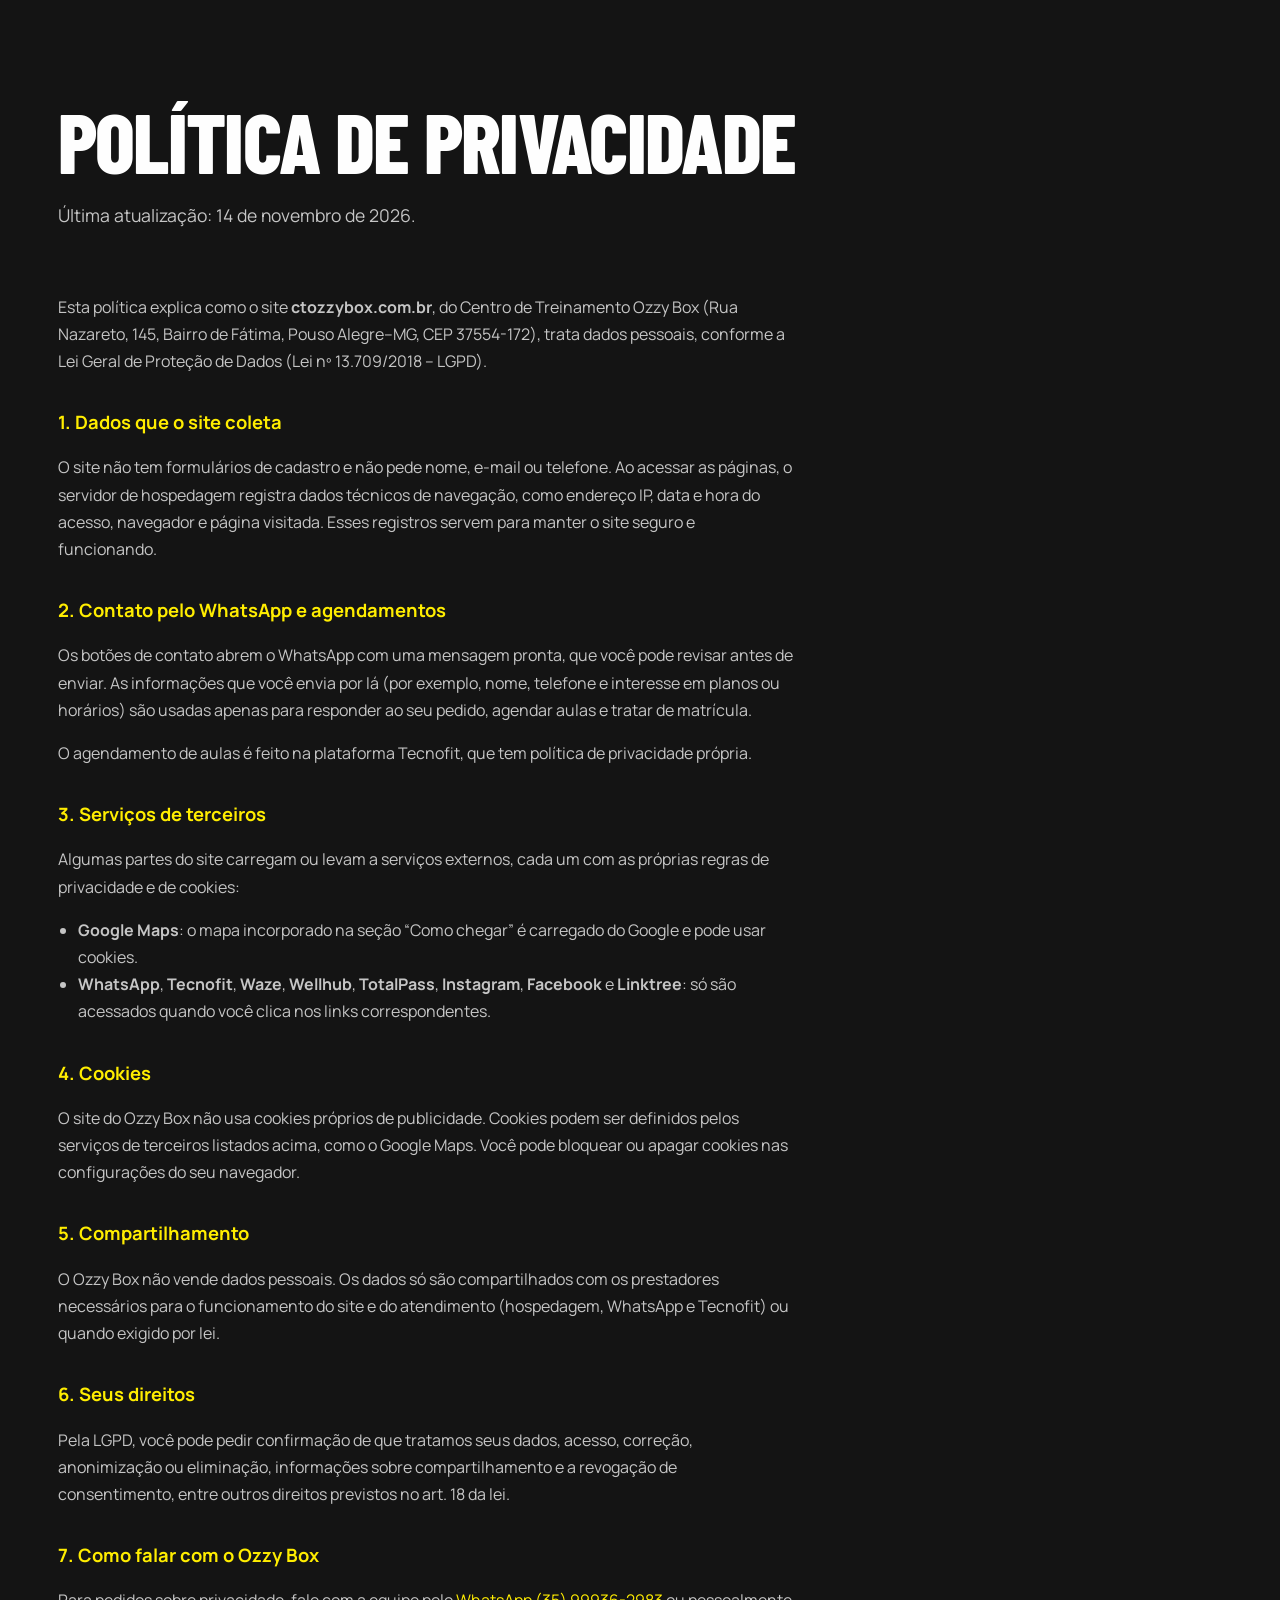
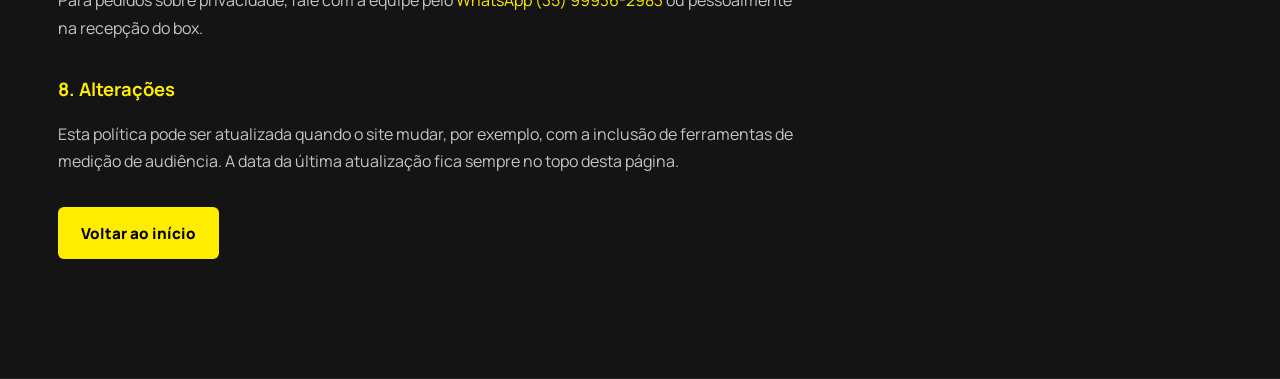
<file: privacidade.html>
<!doctype html>
<html lang="pt-BR">
<head>
  <meta charset="utf-8">
  <meta name="viewport" content="width=device-width, initial-scale=1">
  <meta name="description" content="Política de Privacidade do site do Ozzy Box, centro de treinamento em Pouso Alegre, MG: quais dados são tratados, serviços de terceiros e direitos previstos na LGPD.">
  <link rel="canonical" href="https://ctozzybox.com.br/privacidade.html">
  <meta name="theme-color" content="#010101">
  <link rel="icon" href="/assets/mark.svg" type="image/png">
  <link rel="stylesheet" href="/style.css?v=c5d41385b508">
  <title>Política de Privacidade | Ozzy Box</title>
</head>
<body>
  <main class="training-section">
    <div class="shell">
      <div class="section-header">
        <h1 class="section-title">Política de Privacidade</h1>
        <p class="section-subtitle">Última atualização: 14 de novembro de 2026.</p>
      </div>

      <div class="legal-page">
        <p>Esta política explica como o site <strong>ctozzybox.com.br</strong>, do Centro de Treinamento Ozzy Box (Rua Nazareto, 145, Bairro de Fátima, Pouso Alegre–MG, CEP 37554-172), trata dados pessoais, conforme a Lei Geral de Proteção de Dados (Lei nº 13.709/2018 – LGPD).</p>

        <h2>1. Dados que o site coleta</h2>
        <p>O site não tem formulários de cadastro e não pede nome, e-mail ou telefone. Ao acessar as páginas, o servidor de hospedagem registra dados técnicos de navegação, como endereço IP, data e hora do acesso, navegador e página visitada. Esses registros servem para manter o site seguro e funcionando.</p>

        <h2>2. Contato pelo WhatsApp e agendamentos</h2>
        <p>Os botões de contato abrem o WhatsApp com uma mensagem pronta, que você pode revisar antes de enviar. As informações que você envia por lá (por exemplo, nome, telefone e interesse em planos ou horários) são usadas apenas para responder ao seu pedido, agendar aulas e tratar de matrícula.</p>
        <p>O agendamento de aulas é feito na plataforma Tecnofit, que tem política de privacidade própria.</p>

        <h2>3. Serviços de terceiros</h2>
        <p>Algumas partes do site carregam ou levam a serviços externos, cada um com as próprias regras de privacidade e de cookies:</p>
        <ul>
          <li><strong>Google Maps</strong>: o mapa incorporado na seção “Como chegar” é carregado do Google e pode usar cookies.</li>
          <li><strong>WhatsApp</strong>, <strong>Tecnofit</strong>, <strong>Waze</strong>, <strong>Wellhub</strong>, <strong>TotalPass</strong>, <strong>Instagram</strong>, <strong>Facebook</strong> e <strong>Linktree</strong>: só são acessados quando você clica nos links correspondentes.</li>
        </ul>

        <h2>4. Cookies</h2>
        <p>O site do Ozzy Box não usa cookies próprios de publicidade. Cookies podem ser definidos pelos serviços de terceiros listados acima, como o Google Maps. Você pode bloquear ou apagar cookies nas configurações do seu navegador.</p>

        <h2>5. Compartilhamento</h2>
        <p>O Ozzy Box não vende dados pessoais. Os dados só são compartilhados com os prestadores necessários para o funcionamento do site e do atendimento (hospedagem, WhatsApp e Tecnofit) ou quando exigido por lei.</p>

        <h2>6. Seus direitos</h2>
        <p>Pela LGPD, você pode pedir confirmação de que tratamos seus dados, acesso, correção, anonimização ou eliminação, informações sobre compartilhamento e a revogação de consentimento, entre outros direitos previstos no art. 18 da lei.</p>

        <h2>7. Como falar com o Ozzy Box</h2>
        <p>Para pedidos sobre privacidade, fale com a equipe pelo <a href="https://wa.me/553599362983" target="_blank" rel="noopener noreferrer">WhatsApp (35) 99936-2983</a> ou pessoalmente na recepção do box.</p>

        <h2>8. Alterações</h2>
        <p>Esta política pode ser atualizada quando o site mudar, por exemplo, com a inclusão de ferramentas de medição de audiência. A data da última atualização fica sempre no topo desta página.</p>
      </div>

      <p style="margin-top:2rem"><a class="button button--primary" href="/">Voltar ao início</a></p>
    </div>
  </main>
</body>
</html>
</file>
<file: style.css>
/* ==========================================================================
   OzzyBox V2 — Design System & Stylesheet
   Influências: Scrolltide Oddball (energia atlética/tática) + Nopal (hero push-in suave)
   Paleta: Preto e amarelo vivo OzzyBox, com superfícies em cinza neutro.
   ========================================================================== */

:root {
  /* Cores do Canvas e Superfícies */
  --canvas: #010101;
  --canvas-rgb: 1, 1, 1;
  --panel: #141414;
  --panel-elevated: #202020;
  --panel-card: #191919;
  --line: #3b3b3b;
  --line-subtle: #292929;

  /* Amarelo da marca e variação para interação */
  --gold: #ffed00;
  --gold-rgb: 255, 237, 0;
  --gold-hover: #fff550;

  /* Tipografia e Cores de Texto */
  --ink: #fefefe;
  --muted: #c5c5c5;
  --caption: #a3a3a3;

  /* Fontes */
  --font-display: "Barlow Condensed", "Arial Narrow", Impact, sans-serif;
  --font-body: "Manrope", system-ui, -apple-system, BlinkMacSystemFont, "Segoe UI", Roboto, sans-serif;

  /* Layout & Espaçamento */
  --gutter: clamp(1.25rem, 4.5vw, 4.5rem);
  --section-space: clamp(4rem, 8vw, 7.5rem);
  --radius-sm: 6px;
  --radius-md: 12px;
  --radius-lg: 18px;
  --radius-full: 9999px;

  /* Efeitos */
  --shadow-card: 0 12px 30px rgba(0, 0, 0, 0.45);
  --shadow-glow: 0 0 24px rgba(var(--gold-rgb), 0.28);
}

/* Fontes locais preservadas da pasta assets/ */
@font-face {
  font-family: "Barlow Condensed";
  src: url("assets/display.woff2") format("woff2");
  font-weight: 800;
  font-display: swap;
}

@font-face {
  font-family: "Manrope";
  src: url("assets/body.woff2") format("woff2");
  font-weight: 400 800;
  font-display: swap;
}

/* Reset básico e configurações estruturais */
*, *::before, *::after {
  box-sizing: border-box;
}

html {
  scroll-behavior: smooth;
  scroll-padding-top: calc(var(--sticky-header-height, 0px) + .65rem);
}

html, body {
  margin: 0;
  padding: 0;
  background-color: var(--canvas);
  color: var(--ink);
  font-family: var(--font-body);
  font-size: 1rem;
  line-height: 1.65;
  overflow-wrap: anywhere;
  overflow-x: clip;
}

img, svg {
  display: block;
  max-width: 100%;
}

a {
  color: inherit;
  text-decoration: none;
}

/* Acessibilidade de foco para navegação por teclado */
a:focus-visible, button:focus-visible, summary:focus-visible, input:focus-visible {
  outline: 3px solid var(--gold);
  outline-offset: 4px;
  border-radius: var(--radius-sm);
}

.skip {
  position: absolute;
  top: 1rem;
  left: 1rem;
  z-index: 1000;
  padding: 0.75rem 1.25rem;
  background: var(--gold);
  color: var(--canvas);
  font-weight: 800;
  transform: translateY(-200%);
  transition: transform 0.2s ease;
  border-radius: var(--radius-sm);
}

.skip:focus {
  transform: translateY(0);
}

.visually-hidden {
  position: absolute;
  width: 1px;
  height: 1px;
  padding: 0;
  margin: -1px;
  overflow: clip;
  clip-path: inset(50%);
  white-space: nowrap;
  border: 0;
}

.shell {
  width: 100%;
  max-width: 82rem;
  padding-inline: var(--gutter);
  margin-inline: auto;
}

/* ==========================================================================
   Ícones e Elementos Inline
   ========================================================================== */
.icon-inline {
  display: inline-block;
  width: 1.2em;
  height: 1.2em;
  vertical-align: -0.2em;
  fill: currentColor;
  flex-shrink: 0;
}

/* ==========================================================================
   Botões do Design System
   ========================================================================== */
.button {
  display: inline-flex;
  align-items: center;
  justify-content: center;
  gap: 0.65rem;
  min-height: 3.25rem;
  padding: 0.75rem 1.4rem;
  font-family: var(--font-body);
  font-weight: 800;
  font-size: 0.95rem;
  border-radius: var(--radius-sm);
  border: 1px solid transparent;
  cursor: pointer;
  transition: background-color 0.2s ease, border-color 0.2s ease, transform 0.15s ease, box-shadow 0.2s ease;
  max-inline-size: 100%;
  white-space: normal;
  overflow-wrap: anywhere;
  text-align: center;
}

.button:active {
  transform: translateY(1px);
}

.button--primary {
  background-color: var(--gold);
  color: var(--canvas);
}

.button--primary:hover {
  background-color: var(--gold-hover);
  box-shadow: 0 4px 16px rgba(var(--gold-rgb), 0.35);
}

.button--secondary {
  background-color: var(--panel-elevated);
  color: var(--ink);
  border-color: var(--line);
}

.button--secondary:hover {
  background-color: #2b2b2b;
  border-color: var(--gold);
  color: var(--gold-hover);
}

.button--outline {
  background-color: transparent;
  color: var(--ink);
  border-color: var(--line);
}

.button--outline:hover {
  border-color: var(--gold);
  color: var(--gold);
  background-color: rgba(var(--gold-rgb), 0.06);
}

.button--whatsapp {
  background-color: var(--panel-elevated);
  color: var(--gold);
  border-color: rgba(var(--gold-rgb), 0.5);
}

.button--whatsapp:hover {
  background-color: var(--gold);
  border-color: var(--gold);
  color: var(--canvas);
  box-shadow: 0 4px 16px rgba(var(--gold-rgb), 0.25);
}

.button--large {
  min-height: 3.75rem;
  padding: 0.9rem 1.85rem;
  font-size: 1.05rem;
}

.button--small {
  min-height: 2.5rem;
  padding: 0.5rem 1rem;
  font-size: 0.85rem;
}

.btn-arrow {
  display: inline-block;
  transition: transform 0.2s ease;
}

.button:hover .btn-arrow {
  transform: translate(2px, -2px);
}

/* ==========================================================================
   TOP TICKER (Oddball athletic game-clock / status banner)
   ========================================================================== */
.top-ticker {
  background-color: #101010;
  border-bottom: 1px solid var(--line-subtle);
  font-size: 0.82rem;
  padding-block: 0.45rem;
  color: var(--muted);
}

.ticker-inner {
  display: flex;
  align-items: center;
  justify-content: center;
  flex-wrap: wrap;
  gap: 0.6rem 1.25rem;
  text-align: center;
}

.ticker-badge {
  display: inline-flex;
  align-items: center;
  gap: 0.45rem;
  background-color: var(--panel-card);
  color: var(--gold);
  font-weight: 800;
  padding: 0.2rem 0.6rem;
  border-radius: var(--radius-full);
  letter-spacing: 0.04em;
  font-size: 0.75rem;
}

.ticker-pulse {
  width: 7px;
  height: 7px;
  border-radius: 50%;
  background-color: var(--gold);
  box-shadow: 0 0 8px var(--gold);
  animation: pulseDot 2s infinite ease-in-out;
}

@keyframes pulseDot {
  0%, 100% { opacity: 1; transform: scale(1); }
  50% { opacity: 0.4; transform: scale(0.85); }
}

.ticker-text {
  font-weight: 500;
}

.ticker-link {
  color: var(--gold);
  font-weight: 800;
  display: inline-flex;
  align-items: center;
  gap: 0.25rem;
}

.ticker-link:hover {
  text-decoration: underline;
  color: var(--gold-hover);
}

/* ==========================================================================
   CABEÇALHO PRINCIPAL
   ========================================================================== */
.header {
  position: relative;
  top: 0;
  z-index: 100;
  background-color: rgba(var(--canvas-rgb), 0.94);
  backdrop-filter: blur(12px);
  -webkit-backdrop-filter: blur(12px);
  border-bottom: 1px solid var(--line-subtle);
}

.header-inner {
  display: flex;
  align-items: center;
  flex-wrap: wrap;
  justify-content: space-between;
  min-height: 3.85rem;
  gap: .65rem;
}

.brand {
  display: inline-flex;
  align-items: center;
  gap: 0.75rem;
  font-family: var(--font-display);
  font-size: 2.15rem;
  font-weight: 800;
  letter-spacing: -0.02em;
  color: var(--ink);
}

.brand-text { color: var(--gold); }

.brand-text strong {
  color: var(--gold);
  font-weight: 800;
}

.brand-version {
  display: inline-block;
  vertical-align: middle;
  font-family: var(--font-body);
  font-size: 0.68rem;
  font-weight: 800;
  background: var(--line);
  color: var(--muted);
  padding: 0.15rem 0.45rem;
  border-radius: var(--radius-sm);
  letter-spacing: 0.05em;
  margin-left: 0.2rem;
}

.nav {
  display: none;
  align-items: center;
  min-width: 0;
}

.nav a {
  font-size: 0.92rem;
  font-weight: 700;
  color: var(--muted);
  transition: color 0.15s ease;
  position: relative;
  padding-block: 0.35rem;
}

.nav a:hover {
  color: var(--gold);
}

.header-actions {
  display: flex;
  align-items: center;
  flex-wrap: wrap;
  max-width: 100%;
  gap: 0.75rem;
}

/* ==========================================================================
   HERO: Abertura Nopal (push-in suave) + Oddball (composição tática)
   ========================================================================== */
.hero {
  position: relative;
  display: flex;
  flex-direction: column;
  align-items: stretch;
  gap: 1.25rem;
  overflow: clip;
  border-bottom: 1px solid var(--line-subtle);
  padding-block: 1.6rem 0;
}

.hero-art-container {
  position: relative;
  width: min(100%, 36rem);
  margin-inline: auto;
  aspect-ratio: 1;
  pointer-events: none;
  overflow: clip;
}

.hero-art {
  margin: 0;
  width: 100%;
  height: 100%;
}

.hero-art img {
  width: 100%;
  height: 100%;
  object-fit: contain;
  object-position: center 20%;
  filter: contrast(1.05) saturate(1.02);
}

/* Gradientes suaves para fundir o mascote com o fundo escuro */
.hero-backdrop-gradient {
  position: absolute;
  inset: 0;
  background:
    linear-gradient(0deg, var(--canvas) 0%, transparent 23%);
  pointer-events: none;
}

.hero-shell {
  position: relative;
  z-index: 2;
  display: grid;
  grid-template-columns: minmax(0, 1fr);
  min-width: 0;
  align-items: center;
  width: 100%;
}

.hero-copy {
  max-width: 44rem;
}

.hero-tag-group {
  display: flex;
  flex-wrap: wrap;
  align-items: center;
  gap: 0.6rem;
  margin-bottom: .75rem;
}

.hero-location-pill, .hero-modality-pill {
  display: inline-flex;
  align-items: center;
  gap: 0.45rem;
  font-size: 0.8rem;
  font-weight: 800;
  padding: 0.35rem 0.8rem;
  border-radius: var(--radius-full);
}

.hero-location-pill {
  background-color: var(--panel-card);
  color: var(--gold);
  border: 1px solid rgba(var(--gold-rgb), 0.35);
}

.hero-modality-pill {
  display: none;
  background-color: var(--panel-elevated);
  color: var(--muted);
  border: 1px solid var(--line);
}

.hero-headline {
  margin: 0;
  font-family: var(--font-display);
  font-size: clamp(2.85rem, 10vw, 4.5rem);
  font-weight: 800;
  line-height: 0.9;
  letter-spacing: -0.025em;
  text-transform: uppercase;
  overflow-wrap: break-word;
  color: var(--ink);
}

.hero-headline em {
  font-style: normal;
  color: var(--gold);
  text-shadow: 0 0 28px rgba(var(--gold-rgb), 0.3);
}

.hero-lead {
  margin: .85rem 0 1rem;
  font-size: 1rem;
  line-height: 1.6;
  color: var(--muted);
  max-width: 38ch;
}

.hero-actions {
  display: flex;
  flex-direction: column;
  flex-wrap: wrap;
  gap: 0.85rem;
}

.hero-features {
  list-style: none;
  padding: 0;
  margin: 0;
  display: none;
  grid-template-columns: repeat(3, minmax(0, 1fr));
  gap: 1.25rem;
  padding-top: 1.75rem;
  border-top: 1px solid var(--line-subtle);
}

.hero-features li {
  display: flex;
  align-items: flex-start;
  gap: 0.65rem;
}

.feature-icon {
  font-size: 1.25rem;
  flex-shrink: 0;
  line-height: 1.2;
}

.hero-features strong {
  display: block;
  font-size: 0.88rem;
  color: var(--ink);
  line-height: 1.25;
}

.hero-features span {
  display: block;
  font-size: 0.78rem;
  color: var(--caption);
  line-height: 1.35;
  margin-top: 0.15rem;
}

/* Responsividade do Hero */
/* ==========================================================================
   SEÇÃO CABEÇALHOS GENÉRICOS
   ========================================================================== */
.section-header {
  margin-bottom: clamp(2.5rem, 5vw, 4rem);
}

.section-header--center {
  text-align: center;
  max-width: 48rem;
  margin-inline: auto;
}

.section-tag {
  display: inline-block;
  font-family: var(--font-display);
  font-size: 0.88rem;
  font-weight: 800;
  letter-spacing: 0.08em;
  color: var(--gold);
  text-transform: uppercase;
  margin-bottom: 0.5rem;
}

.section-tag--gold {
  color: var(--gold);
}

.section-title {
  margin: 0;
  font-family: var(--font-display);
  font-size: clamp(2.8rem, 6.5vw, 5.5rem);
  font-weight: 800;
  line-height: 0.95;
  letter-spacing: -0.02em;
  text-transform: uppercase;
  color: var(--ink);
}

.section-title em {
  font-style: normal;
  color: var(--gold);
}

.section-subtitle {
  margin: 1.25rem 0 0;
  font-size: 1.1rem;
  line-height: 1.6;
  color: var(--muted);
  max-width: 55ch;
}

.section-header--center .section-subtitle {
  margin-inline: auto;
}

/* ==========================================================================
   SEÇÃO TREINO HÍBRIDO (Playbook Tático + Comunidade)
   ========================================================================== */
.training-section {
  padding-block: var(--section-space);
  background-color: var(--panel);
  border-bottom: 1px solid var(--line-subtle);
}

.tactical-grid {
  display: grid;
  grid-template-columns: minmax(0, 1fr);
  gap: 1.5rem;
  margin-bottom: 3.5rem;
}

.tactical-card {
  position: relative;
  background-color: var(--panel-card);
  border: 1px solid var(--line);
  border-radius: var(--radius-md);
  padding: 2.25rem 1.85rem;
  display: grid;
  grid-template-columns: minmax(0, 1fr) auto;
  grid-template-rows: auto 1fr auto;
  transition: transform 0.2s ease, border-color 0.2s ease, box-shadow 0.2s ease;
}

.tactical-card:hover {
  transform: translateY(-4px);
  border-color: var(--gold);
  box-shadow: var(--shadow-card);
}

.tactical-card--highlight {
  border-color: rgba(var(--gold-rgb), 0.45);
  background-color: var(--panel-card);
}

.tactical-number {
  grid-area: 1 / 2;
  margin-inline-start: .6rem;
  font-family: var(--font-display);
  font-size: 2.5rem;
  font-weight: 800;
  color: var(--caption);
  line-height: 1;
}

.tactical-header {
  grid-area: 1 / 1;
  margin-bottom: 1rem;
}

.tactical-badge {
  display: inline-block;
  font-family: var(--font-display);
  font-size: 0.75rem;
  font-weight: 800;
  letter-spacing: 0.06em;
  color: var(--gold);
  margin-bottom: 0.35rem;
}

.tactical-card h3 {
  margin: 0;
  font-family: var(--font-display);
  font-size: 2rem;
  font-weight: 800;
  line-height: 1;
  text-transform: uppercase;
  color: var(--ink);
}

.tactical-card p {
  color: var(--muted);
  font-size: 0.95rem;
  margin-bottom: 1.5rem;
  grid-column: 1 / -1;
}

.tactical-tags {
  grid-column: 1 / -1;
  list-style: none;
  padding: 0;
  margin: 0;
  display: flex;
  flex-wrap: wrap;
  gap: 0.45rem;
  padding-top: 1rem;
  border-top: 1px dashed var(--line);
}

.tactical-tags li {
  font-size: 0.76rem;
  font-weight: 700;
  background-color: rgba(255, 255, 255, 0.05);
  color: var(--muted);
  padding: 0.25rem 0.6rem;
  border-radius: var(--radius-sm);
  border: 1px solid rgba(255, 255, 255, 0.08);
}

/* Callout para a aula experimental */
.trial-callout {
  display: flex;
  flex-direction: column;
  align-items: stretch;
  justify-content: space-between;
  gap: 2rem;
  background: linear-gradient(135deg, var(--panel-elevated) 0%, var(--panel) 100%);
  border: 1px solid var(--gold);
  border-radius: var(--radius-md);
  padding: 2.25rem clamp(1.5rem, 4vw, 3rem);
  margin-bottom: 4.5rem;
  box-shadow: var(--shadow-glow);
}

.trial-callout-content h3 {
  margin: 0 0 0.5rem;
  font-family: var(--font-display);
  font-size: 2.25rem;
  font-weight: 800;
  color: var(--ink);
  text-transform: uppercase;
}

.trial-callout-content p {
  margin: 0;
  color: var(--muted);
  max-width: 44ch;
}

.trial-callout-action {
  flex-shrink: 0;
}

.trial-callout-action .button {
  width: 100%;
}

/* Galeria de Comunidade */
.community-block {
  padding-top: 2rem;
  border-top: 1px solid var(--line-subtle);
}

.community-heading {
  display: flex;
  align-items: flex-end;
  justify-content: space-between;
  flex-wrap: wrap;
  gap: 1.5rem;
  margin-bottom: 2rem;
}

.community-kicker {
  font-family: var(--font-display);
  font-size: 0.82rem;
  font-weight: 800;
  color: var(--gold);
  letter-spacing: 0.08em;
}

.community-title {
  margin: 0.35rem 0 0.5rem;
  font-family: var(--font-display);
  font-size: clamp(2rem, 4vw, 3.25rem);
  font-weight: 800;
  text-transform: uppercase;
  color: var(--ink);
}

.community-text {
  margin: 0;
  color: var(--muted);
  max-width: 42ch;
}

.gallery-note {
  font-size: 0.85rem;
  font-weight: 700;
  color: var(--caption);
  display: inline-flex;
  align-items: center;
  gap: 0.5rem;
}

.gallery-cards {
  display: grid;
  grid-template-columns: minmax(0, 1fr);
  gap: 1.5rem;
}

.gallery-card {
  margin: 0;
  background-color: var(--panel-card);
  border: 1px solid var(--line);
  border-radius: var(--radius-md);
  overflow: clip;
}

.gallery-media-frame {
  width: 100%;
  overflow: clip;
  background-color: #0a0a0a;
}

.gallery-media-frame img {
  width: 100%;
  height: auto;
  transition: transform 0.4s ease;
}

.gallery-card figcaption {
  padding: 1.25rem 1.4rem;
  background-color: var(--panel-card);
  border-top: 1px solid var(--line-subtle);
}

.caption-title {
  font-family: var(--font-display);
  font-size: 1.25rem;
  font-weight: 800;
  color: var(--ink);
  text-transform: uppercase;
}

.caption-desc {
  font-size: 0.84rem;
  color: var(--muted);
  margin-top: 0.2rem;
}

.gallery-disclaimer {
  margin-top: 1.25rem;
  font-size: 0.8rem;
  color: var(--caption);
  font-style: italic;
}

/* ==========================================================================
   SEÇÃO PLANOS E ORÇAMENTO (Seção Central)
   ========================================================================== */
.plans-section {
  padding-block: var(--section-space);
  background-color: var(--canvas);
  border-bottom: 1px solid var(--line-subtle);
}

.plans-grid {
  display: grid;
  grid-template-columns: minmax(0, 1fr);
  gap: 1.75rem;
  margin-bottom: 3.5rem;
}

.plan-card {
  position: relative;
  background-color: var(--panel);
  border: 1px solid var(--line);
  border-radius: var(--radius-lg);
  padding: 2.25rem 1.85rem;
  display: flex;
  flex-direction: column;
  transition: transform 0.2s ease, border-color 0.2s ease, box-shadow 0.2s ease;
}

.plan-card:hover {
  transform: translateY(-5px);
  border-color: var(--gold);
  box-shadow: var(--shadow-card);
}

.plan-card--featured {
  background: linear-gradient(180deg, var(--panel-elevated) 0%, #141414 100%);
  border-color: var(--gold);
  box-shadow: 0 8px 30px rgba(var(--gold-rgb), 0.15);
}

.plan-featured-badge {
  position: absolute;
  top: -0.85rem;
  right: 1.5rem;
  background-color: var(--gold);
  color: var(--canvas);
  font-family: var(--font-display);
  font-size: 0.78rem;
  font-weight: 800;
  letter-spacing: 0.05em;
  padding: 0.3rem 0.8rem;
  border-radius: var(--radius-full);
}

.plan-card-tag {
  font-family: var(--font-display);
  font-size: 0.82rem;
  font-weight: 800;
  letter-spacing: 0.06em;
  color: var(--gold);
  margin-bottom: 0.4rem;
}

.plan-card-title {
  margin: 0;
  font-family: var(--font-display);
  font-size: 2.35rem;
  font-weight: 800;
  line-height: 0.95;
  text-transform: uppercase;
  color: var(--ink);
}

.plan-card-desc {
  margin: 0.85rem 0 1.5rem;
  font-size: 0.92rem;
  color: var(--muted);
  line-height: 1.5;
}

.plan-card-body {
  flex-grow: 1;
}

.plan-card-subtitle {
  display: block;
  font-size: 0.82rem;
  font-weight: 800;
  color: var(--gold);
  text-transform: uppercase;
  margin-bottom: 0.6rem;
}

.plan-perks {
  list-style: none;
  padding: 0;
  margin: 0 0 1.5rem;
}

.plan-perks li {
  position: relative;
  padding-left: 1.4rem;
  margin-bottom: 0.5rem;
  font-size: 0.88rem;
  color: var(--ink);
}

.plan-perks li::before {
  content: "✔";
  position: absolute;
  left: 0;
  color: var(--gold);
  font-size: 0.8rem;
}

.plan-ask-box {
  background-color: rgba(0, 0, 0, 0.3);
  border: 1px dashed var(--line);
  border-radius: var(--radius-sm);
  padding: 0.85rem 1rem;
  margin-bottom: 1.75rem;
}

.plan-ask-title {
  display: block;
  font-size: 0.74rem;
  font-weight: 800;
  color: var(--caption);
  text-transform: uppercase;
  margin-bottom: 0.35rem;
}

.plan-ask-text {
  margin: 0;
  font-size: 0.85rem;
  color: var(--ink);
  font-style: italic;
  line-height: 1.45;
}

.plan-card-footer {
  display: flex;
  flex-direction: column;
  gap: 0.5rem;
}

.plan-btn {
  width: 100%;
}

.plan-click-hint {
  text-align: center;
  font-size: 0.74rem;
  color: var(--caption);
}

/* Checklist antes de contratar */
.plans-checklist {
  background-color: var(--panel);
  border: 1px solid var(--line);
  border-radius: var(--radius-md);
  padding: 2rem clamp(1.5rem, 3.5vw, 2.75rem);
}

.checklist-header h4 {
  margin: 0 0 1.25rem;
  font-family: var(--font-display);
  font-size: 1.4rem;
  font-weight: 800;
  color: var(--gold);
  text-transform: uppercase;
}

.checklist-grid {
  display: grid;
  grid-template-columns: minmax(0, 1fr);
  gap: 1.5rem;
}

.checklist-item strong {
  display: block;
  font-size: 0.9rem;
  color: var(--ink);
  margin-bottom: 0.25rem;
}

.checklist-item span {
  font-size: 0.84rem;
  color: var(--muted);
  line-height: 1.45;
}

.checklist-note {
  margin: 1.5rem 0 0;
  padding-top: 1.25rem;
  border-top: 1px solid var(--line-subtle);
  font-size: 0.82rem;
  color: var(--caption);
}

.checklist-note a {
  color: var(--gold);
  font-weight: 700;
}

/* ==========================================================================
   SEÇÃO AULA EXPERIMENTAL (Passo a Passo Tecnofit)
   ========================================================================== */
.trial-section {
  padding-block: var(--section-space);
  background-color: var(--panel);
  border-bottom: 1px solid var(--line-subtle);
}

.trial-inner {
  display: grid;
  grid-template-columns: minmax(0, 1fr);
  gap: clamp(2rem, 6vw, 5rem);
  align-items: center;
}

.trial-description {
  margin: 1.25rem 0 2rem;
  font-size: 1.1rem;
  color: var(--muted);
  max-width: 44ch;
}

.trial-cta-wrap {
  display: flex;
  flex-direction: column;
  align-items: flex-start;
  gap: 0.6rem;
}

.trial-note {
  font-size: 0.8rem;
  color: var(--caption);
}

.trial-steps {
  list-style: none;
  padding: 0;
  margin: 0;
  display: flex;
  flex-direction: column;
  gap: 1.25rem;
}

.trial-step-card {
  display: grid;
  grid-template-columns: 3.5rem minmax(0, 1fr);
  gap: 1.25rem;
  background-color: var(--panel-card);
  border: 1px solid var(--line);
  border-radius: var(--radius-md);
  padding: 1.5rem 1.75rem;
  transition: border-color 0.2s ease, transform 0.2s ease;
}

.trial-step-card:hover {
  border-color: var(--gold);
  transform: translateX(4px);
}

.step-num {
  font-family: var(--font-display);
  font-size: 2.5rem;
  font-weight: 800;
  line-height: 1;
  color: var(--gold);
}

.step-content strong {
  display: block;
  font-family: var(--font-display);
  font-size: 1.35rem;
  font-weight: 800;
  color: var(--ink);
  text-transform: uppercase;
  margin-bottom: 0.35rem;
}

.step-content p {
  margin: 0;
  font-size: 0.9rem;
  color: var(--muted);
  line-height: 1.5;
}

/* ==========================================================================
   SEÇÃO AVALIAÇÕES (As 6 avaliações + Google Meu Negócio)
   ========================================================================== */
.reviews-section {
  padding-block: var(--section-space);
  background-color: var(--canvas);
  border-bottom: 1px solid var(--line-subtle);
}

.reviews-header {
  display: flex;
  align-items: flex-end;
  justify-content: space-between;
  flex-wrap: wrap;
  gap: 1.75rem;
  margin-bottom: clamp(2.5rem, 5vw, 4rem);
}

.reviews-badge-card {
  display: flex;
  flex-direction: column;
  align-items: flex-start;
  width: 100%;
  gap: 1.25rem;
  background-color: var(--panel);
  border: 1px solid var(--line);
  padding: 1rem 1.4rem;
  border-radius: var(--radius-md);
}

.google-origin-badge {
  display: flex;
  align-items: center;
  gap: 0.75rem;
}

.google-logo {
  width: 2.25rem;
  height: 2.25rem;
  flex-shrink: 0;
}

.google-origin-badge strong {
  display: block;
  font-size: 0.92rem;
  color: var(--ink);
  line-height: 1.2;
}

.google-origin-badge span {
  display: block;
  font-size: 0.75rem;
  color: var(--caption);
}

.reviews-grid {
  display: grid;
  grid-template-columns: minmax(0, 1fr);
  gap: 1.5rem;
}

.review-card {
  background-color: var(--panel);
  border: 1px solid var(--line);
  border-radius: var(--radius-md);
  padding: 1.85rem 1.6rem;
  display: flex;
  flex-direction: column;
  transition: transform 0.2s ease, border-color 0.2s ease;
}

.review-card:hover {
  transform: translateY(-4px);
  border-color: rgba(var(--gold-rgb), 0.45);
}

.review-stars {
  color: var(--gold);
  font-size: 1.15rem;
  letter-spacing: 0.12em;
  margin-bottom: 1rem;
}

.review-card blockquote {
  margin: 0 0 1.5rem;
  padding: 0;
  flex-grow: 1;
}

.review-card blockquote p {
  color: var(--ink);
  font-size: 0.94rem;
  line-height: 1.55;
}

.review-author {
  display: flex;
  align-items: center;
  gap: 0.75rem;
  padding-top: 1rem;
  border-top: 1px solid var(--line-subtle);
}

.review-avatar {
  width: 40px;
  height: 40px;
  border-radius: 50%;
  flex-shrink: 0;
  border: 1px solid var(--line);
  background: var(--panel-elevated) url("assets/perfis-avaliacoes.webp") no-repeat;
  background-size: 768px 512px;
}

.review-avatar--celso { background-position: -36px -174px; }
.review-avatar--kamila { background-position: -276px -171px; }
.review-avatar--thais { background-position: -37px -297px; }
.review-avatar--bressane { background-position: -533px -297px; }

.review-avatar--initial {
  background-image: none;
  display: grid;
  place-items: center;
  font-family: var(--font-display);
  font-weight: 800;
  font-size: 1.25rem;
  color: var(--gold);
  background-color: #262626;
}

.author-details {
  flex-grow: 1;
}

.author-details strong {
  display: block;
  font-size: 0.9rem;
  color: var(--ink);
}

.author-details span {
  display: block;
  font-size: 0.75rem;
  color: var(--caption);
}

.review-source {
  width: 1.5rem;
  height: 1.5rem;
  border-radius: 50%;
  background-color: rgba(255, 255, 255, 0.08);
  display: grid;
  place-items: center;
  flex-shrink: 0;
}

.review-source .icon-inline {
  width: 1rem;
  height: 1rem;
}

.reviews-disclaimer {
  margin-top: 2rem;
  text-align: center;
  font-size: 0.8rem;
  color: var(--caption);
  font-style: italic;
}

/* ==========================================================================
   SEÇÃO COMO CHEGAR (Localização, Rotas & Compartilhamento)
   ========================================================================== */
.visit-section {
  padding-block: var(--section-space);
  background-color: var(--panel);
  border-bottom: 1px solid var(--line-subtle);
}

.visit-grid {
  display: grid;
  grid-template-columns: minmax(0, 1fr);
  gap: clamp(2rem, 5vw, 4.5rem);
  align-items: center;
}

.visit-lead {
  margin: 1rem 0 1.75rem;
  font-size: 1.05rem;
  color: var(--muted);
  max-width: 44ch;
}

.visit-address-card {
  display: flex;
  align-items: flex-start;
  gap: 1rem;
  background-color: var(--panel-card);
  border: 1px solid var(--line);
  border-radius: var(--radius-md);
  padding: 1.4rem 1.6rem;
  font-style: normal;
  margin-bottom: 1.75rem;
}

.address-pin-icon {
  font-size: 1.75rem;
  line-height: 1;
}

.address-text strong {
  display: block;
  font-size: 1.15rem;
  color: var(--gold);
  margin-bottom: 0.2rem;
}

.address-text span {
  display: block;
  font-size: 0.95rem;
  color: var(--ink);
}

.cep-badge {
  color: var(--caption) !important;
  font-size: 0.84rem !important;
  margin-top: 0.25rem;
}

.route-button-group {
  display: flex;
  flex-wrap: wrap;
  gap: 0.75rem;
  margin-bottom: 2rem;
}

.share-box {
  background-color: rgba(0, 0, 0, 0.2);
  border: 1px solid var(--line);
  border-radius: var(--radius-md);
  padding: 1.25rem 1.4rem;
}

.share-box-title {
  display: block;
  font-size: 0.82rem;
  font-weight: 800;
  color: var(--caption);
  text-transform: uppercase;
  margin-bottom: 0.75rem;
}

.share-actions {
  display: flex;
  flex-wrap: wrap;
  gap: 0.65rem;
}

.share-feedback {
  margin: 0.75rem 0 0;
  font-size: 0.84rem;
  color: var(--gold);
  font-weight: 700;
  min-height: 1.2em;
}

.share-fallback-container {
  margin-top: 0.85rem;
}

.share-fallback-container label {
  display: block;
  font-size: 0.78rem;
  color: var(--caption);
  margin-bottom: 0.35rem;
}

.share-fallback-container input {
  width: 100%;
  background-color: var(--panel-elevated);
  border: 1px solid var(--line);
  color: var(--ink);
  padding: 0.55rem 0.8rem;
  border-radius: var(--radius-sm);
  font-family: inherit;
  font-size: 1rem;
  min-height: 2.75rem;
}

.visit-map-container {
  display: flex;
  flex-direction: column;
  gap: 0.85rem;
}

.map-frame {
  width: 100%;
  aspect-ratio: 4 / 3;
  border-radius: var(--radius-md);
  overflow: clip;
  border: 1px solid var(--line);
  background-color: #0a0a0a;
}

.map-frame iframe {
  width: 100%;
  height: 100%;
  border: 0;
}

.map-link-footer {
  display: flex;
  align-items: center;
  justify-content: flex-end;
}

.map-link-footer a {
  font-size: 0.85rem;
  font-weight: 700;
  color: var(--gold);
  display: inline-flex;
  align-items: center;
  gap: 0.45rem;
}

.map-link-footer a:hover {
  text-decoration: underline;
}

/* ==========================================================================
   SEÇÃO FAQ (Dúvidas Acessíveis com <details>)
   ========================================================================== */
.faq-section {
  padding-block: var(--section-space);
  background-color: var(--canvas);
  border-bottom: 1px solid var(--line-subtle);
}

.faq-accordion {
  max-width: 52rem;
  margin: 0 auto 3rem;
  display: flex;
  flex-direction: column;
  gap: 1rem;
}

.faq-item {
  background-color: var(--panel);
  border: 1px solid var(--line);
  border-radius: var(--radius-md);
  overflow: clip;
  transition: border-color 0.2s ease;
}

.faq-item[open] {
  border-color: var(--gold);
}

.faq-question {
  display: flex;
  align-items: center;
  justify-content: space-between;
  gap: clamp(.5rem, 2vw, 1.5rem);
  padding: 1.4rem 1.6rem;
  font-family: var(--font-display);
  font-size: 1.35rem;
  font-weight: 800;
  color: var(--ink);
  cursor: pointer;
  list-style: none;
  user-select: none;
}

.faq-question::-webkit-details-marker {
  display: none;
}

.faq-question:hover {
  color: var(--gold);
}

.faq-icon {
  font-size: 1.6rem;
  font-weight: 400;
  color: var(--gold);
  flex-shrink: 0;
  transition: transform 0.25s ease;
}

.faq-item[open] .faq-icon {
  transform: rotate(45deg);
}

.faq-answer {
  padding: 0 1.6rem 1.6rem;
  color: var(--muted);
  font-size: 0.96rem;
  line-height: 1.6;
}

.faq-answer strong {
  color: var(--gold);
}

.faq-footer-help {
  text-align: center;
  display: flex;
  align-items: center;
  justify-content: center;
  flex-wrap: wrap;
  gap: 1rem;
  font-size: 0.95rem;
  color: var(--muted);
}

/* ==========================================================================
   RODAPÉ
   ========================================================================== */
.footer {
  background-color: #0a0a0a;
  padding-top: clamp(3.5rem, 6vw, 5rem);
  padding-bottom: 2rem;
  border-top: 1px solid var(--line-subtle);
}

.footer-inner {
  display: grid;
  grid-template-columns: minmax(0, 1fr);
  gap: 2.5rem;
  padding-bottom: 3rem;
  border-bottom: 1px solid var(--line-subtle);
}

.footer-brand-col .brand {
  font-size: 2rem;
  margin-bottom: 1rem;
}

.footer-tagline {
  margin: 0 0 1.25rem;
  color: var(--muted);
  font-size: 0.9rem;
  line-height: 1.55;
}

.footer-address-line {
  display: block;
  font-size: 0.84rem;
  color: var(--caption);
}

.footer-heading {
  display: block;
  font-family: var(--font-display);
  font-size: 0.95rem;
  font-weight: 800;
  letter-spacing: 0.08em;
  color: var(--gold);
  margin-bottom: 1.25rem;
}

.footer-social-nav {
  display: flex;
  flex-direction: column;
  gap: 0.65rem;
}

.footer-social-link {
  display: inline-flex;
  align-items: center;
  gap: 0.6rem;
  color: var(--muted);
  font-size: 0.9rem;
  font-weight: 700;
  transition: color 0.15s ease;
}

.footer-social-link small {
  color: var(--caption);
  font-weight: 400;
}

.footer-social-link:hover {
  color: var(--gold);
}

.ext-arrow {
  font-size: 0.8rem;
  opacity: 0.6;
}

.footer-hours {
  margin: 0 0 1.25rem;
  color: var(--muted);
  font-size: 0.88rem;
  line-height: 1.5;
}

.footer-badge-box {
  background-color: var(--panel);
  border: 1px solid var(--line);
  padding: 0.85rem 1rem;
  border-radius: var(--radius-sm);
}

.badge-status {
  display: block;
  font-family: var(--font-display);
  font-size: 0.78rem;
  font-weight: 800;
  letter-spacing: 0.06em;
  color: var(--gold);
}

.badge-note {
  display: block;
  font-size: 0.74rem;
  color: var(--caption);
  margin-top: 0.2rem;
}

.footer-bottom {
  display: flex;
  align-items: center;
  justify-content: space-between;
  flex-wrap: wrap;
  gap: 1rem;
  padding-top: 1.75rem;
  font-size: 0.82rem;
  color: var(--caption);
}

.copyright {
  margin: 0;
}

.back-to-top,
.footer-privacy-link {
  color: var(--muted);
  font-weight: 700;
}

.footer-privacy-link:hover,
.footer-privacy-link:focus-visible {
  color: var(--gold);
}

/* Página de Política de Privacidade */
.legal-page {
  max-width: 46rem;
  color: var(--muted);
  line-height: 1.7;
}

.legal-page h2 {
  margin: 2rem 0 0.5rem;
  color: var(--gold);
  font-size: 1.15rem;
}

.legal-page a {
  color: var(--gold);
}

.legal-page ul {
  padding-left: 1.25rem;
}

.back-to-top:hover {
  color: var(--gold);
}

/* ==========================================================================
   BARRA DE AÇÃO FIXA PARA CELULAR (Thumb-Friendly Bottom Action Bar)
   ========================================================================== */
.mobile-action-bar {
  display: none;
}

/* ==========================================================================
   ACÚMULO DE MOVIMENTO REDUZIDO (Acessibilidade Nopal)
   ========================================================================== */
@media (prefers-reduced-motion: reduce) {
  *, *::before, *::after {
    animation-duration: 0.01ms !important;
    animation-iteration-count: 1 !important;
    transition-duration: 0.01ms !important;
    scroll-behavior: auto !important;
  }

  .hero-art img {
    transform: none !important;
  }

  .ticker-pulse {
    animation: none !important;
  }
}

/* Navegação compacta e estilos progressivos por largura disponível. */
.button > span, .faq-question > span:first-child { min-inline-size: 0; }
.header .brand, .header-actions { flex-shrink: 0; }
[hidden] { display: none !important; }
.ticker-link { white-space: nowrap; }
.header .brand { flex: none; }
.header .brand img { display: block; width: clamp(6.75rem, 18vw, 9rem); height: auto; }
.header-cta-secondary, .header-cta-primary span, .ticker-text { display: none; }
.header-cta-primary { padding-inline: .55rem; font-size: .8rem; }
.ticker-inner { flex-wrap: wrap; column-gap: 1rem; row-gap: .15rem; }

.header.has-mobile-menu { position: sticky; }
.header.has-mobile-menu.is-tall { position: relative; }
.mobile-menu { display: none; }
.header.has-mobile-menu .mobile-menu { display: block; margin-left: auto; }
.mobile-menu summary { cursor: pointer; color: var(--ink); font-size: .85rem; font-weight: 800; padding: .55rem .35rem; min-height: 2.75rem; white-space: nowrap; }
.mobile-menu nav { position: absolute; inset: 100% 0 auto; display: grid; padding: .65rem var(--gutter); max-height: 65dvh; overflow-y: auto; background: var(--canvas); border-bottom: 1px solid var(--line); }
.mobile-menu nav a { display: flex; align-items: center; min-height: 2.75rem; padding: .55rem 0; }
.header:not(.has-mobile-menu) .nav { display: grid; grid-template-columns: repeat(3, minmax(0, 1fr)); order: 1; flex-basis: 100%; gap: 0 .5rem; padding-bottom: .35rem; }
.header:not(.has-mobile-menu) .nav a { display: grid; align-items: center; min-height: 2.75rem; font-size: .83rem; line-height: 1.25; }
html { scroll-padding-bottom: calc(5rem + env(safe-area-inset-bottom)); }
body.show-mobile-actions { padding-bottom: calc(5.5rem + env(safe-area-inset-bottom)); }

.show-mobile-actions .mobile-action-bar {
  position: fixed;
  inset: auto 0 0;
  z-index: 1000;
  display: grid;
  grid-template-columns: minmax(0, 1.1fr) minmax(0, 2.4fr);
  gap: .65rem;
  padding: .75rem 1rem calc(.75rem + env(safe-area-inset-bottom));
  background-color: var(--canvas);
  border-top: 1px solid var(--line);
}
.bar-button { display: inline-flex; align-items: center; justify-content: center; gap: .5rem; min-height: 3.1rem; padding: .5rem .45rem; font-size: .9rem; font-weight: 800; border-radius: var(--radius-sm); text-align: center; }
.bar-button--whatsapp { background: #25D366; color: #fff; border: 0; border-radius: 50%; width: 3.1rem; min-width: 3.1rem; height: 3.1rem; min-height: 3.1rem; padding: 0; justify-self: center; }
.bar-button--whatsapp .icon-inline { width: 1.65rem; height: 1.65rem; }
.bar-button--primary { background: var(--gold); color: var(--canvas); }

@media (min-width: 601px) {
  .checklist-grid { grid-template-columns: repeat(2, minmax(0, 1fr)); }
  .header-inner { min-height: 4.5rem; }
  .header-cta-primary { padding-inline: 1.4rem; font-size: .95rem; }
  .header-cta-primary span { display: inline; }
}

@media (min-width: 641px) {
  .reviews-grid { grid-template-columns: repeat(2, minmax(0, 1fr)); }
  .reviews-badge-card { flex-direction: row; align-items: center; width: auto; }
}

@media (min-width: 769px) {
  html { scroll-padding-bottom: 0; }
  body.show-mobile-actions { padding-bottom: 0; }
  .show-mobile-actions .mobile-action-bar { display: none; }
  .ticker-text { display: inline; }
  .hero { min-height: calc(100svh - 6.5rem); flex-direction: row; align-items: center; padding-block: clamp(2.25rem, 4.5vw, 4.5rem); }
  .hero-art-container { position: absolute; inset: 0 0 0 45%; width: auto; aspect-ratio: auto; opacity: .55; }
  .hero-art img { object-position: right center; }
  .hero-backdrop-gradient { background: linear-gradient(90deg, var(--canvas), rgba(var(--canvas-rgb), .92) 20%, rgba(var(--canvas-rgb), .4) 55%, transparent), linear-gradient(0deg, var(--canvas), transparent 25%); }
  .hero-tag-group { margin-bottom: 1.4rem; }
  .hero-modality-pill { display: inline-flex; }
  .hero-headline { font-size: clamp(3.6rem, 7vw, 7rem); }
  .hero-lead { margin-block: 1.15rem 1.4rem; font-size: clamp(1.05rem, 1.8vw, 1.25rem); }
  .hero-actions { flex-direction: row; margin-bottom: 1.5rem; }
  .hero-features { display: grid; }
  .gallery-cards { grid-template-columns: minmax(0, 2.22fr) minmax(0, 1fr); }
}

@media (min-width: 881px) {
  .footer-inner { grid-template-columns: minmax(0, 1.3fr) minmax(0, 1.2fr) minmax(0, 1fr); gap: clamp(2rem, 5vw, 4rem); }
}

@media (min-width: 901px) {
  .tactical-grid { grid-template-columns: repeat(3, minmax(0, 1fr)); }
  .trial-callout { flex-direction: row; align-items: center; }
  .trial-callout-action .button { width: auto; }
  .trial-inner { grid-template-columns: minmax(0, 1.15fr) minmax(0, 1.05fr); }
  .visit-grid { grid-template-columns: minmax(0, 1.1fr) minmax(0, 1fr); }
}

@media (min-width: 991px) {
  .reviews-grid { grid-template-columns: repeat(3, minmax(0, 1fr)); }
}

@media (min-width: 1025px) {
  .hero-shell { grid-template-columns: minmax(0, 1.25fr) minmax(0, .75fr); gap: 2.5rem; }
  .hero-art-container { inset-inline-start: 38%; opacity: 1; }
  .plans-grid { grid-template-columns: repeat(3, minmax(0, 1fr)); }
  .checklist-grid { grid-template-columns: repeat(4, minmax(0, 1fr)); }
}

@media (min-width: 68rem) {
  .header-inner { flex-wrap: nowrap; gap: 1rem; }
  .header .nav, .header:not(.has-mobile-menu) .nav {
    display: flex;
    order: 0;
    flex: 1 0 auto;
    justify-content: center;
    gap: clamp(.65rem, 1.15vw, 1.15rem);
    padding-bottom: 0;
  }
  .header .nav a, .header:not(.has-mobile-menu) .nav a {
    display: flex;
    align-items: center;
    min-height: 2.75rem;
    font-size: .92rem;
    white-space: nowrap;
  }
  .header.has-mobile-menu .mobile-menu { display: none; }
  .header-actions { flex-wrap: nowrap; }
}

@media (min-width: 80rem) {
  .header-cta-secondary { display: inline-flex; }
}

@media (min-width: 769px) and (prefers-reduced-motion: no-preference) {
  .hero-art img { transform: scale(var(--hero-zoom, 1)); transform-origin: 65% 35%; }
}

/* Tela baixa em modo paisagem: texto e mascote dividem a abertura. */
@media (max-width: 1024px) and (max-height: 500px) and (orientation: landscape) {
  html { scroll-padding-bottom: 0; }
  body { padding-bottom: 0; }
  .top-ticker, .hero-features, .hero-tag-group, .show-mobile-actions .mobile-action-bar { display: none; }
  .hero { min-height: calc(100svh - 4.5rem); padding-block: .75rem; justify-content: center; align-items: flex-start; }
  .hero-copy { width: 64%; }
  .hero-art-container { position: absolute; inset: 0 0 0 39%; width: auto; aspect-ratio: auto; opacity: .85; }
  .hero-art img { object-position: right center; }
  .hero-backdrop-gradient { background: linear-gradient(90deg, var(--canvas), transparent 62%); }
  .header:not(.has-mobile-menu) .nav { grid-template-columns: repeat(6, minmax(0, 1fr)); }
  .hero-headline { font-size: clamp(2rem, 5.1vw, 3.5rem); }
  .hero-lead { font-size: .95rem; line-height: 1.4; margin-block: .55rem .65rem; }
  .hero-actions { flex-direction: row; gap: .45rem; margin-bottom: 0; }
  .hero-actions .button { padding: .55rem .75rem; min-height: 2.75rem; font-size: .85rem; }
}

@media (max-width: 359px) and (max-height: 650px) {
  .hero-tag-group { display: none; }
}

@media (max-width: 359px) {
  .header-inner { gap: .35rem; }
  .header-cta-primary { padding-inline: .35rem; }
}

@media (max-width: 640px) and (max-height: 380px) and (orientation: landscape) {
  .hero { padding-top: .5rem; }
  .hero-headline { font-size: 1.8rem; }
  .hero-lead { margin-top: .3rem; }
}
.benefits-section {
  padding-block: var(--section-space);
  border-block-start: 1px solid var(--line);
}
.benefits-filter { max-inline-size: 32rem; }
.benefits-filter label { display: block; font-weight: 700; margin-block-end: .4rem; }
.benefits-filter input {
  inline-size: 100%;
  min-block-size: 48px;
  padding: .65rem .9rem;
  border: 1px solid var(--line);
  border-radius: .65rem;
  background: var(--panel);
  color: var(--ink);
  font: inherit;
  font-size: 1rem;
  color-scheme: dark;
}
.benefits-filter input:focus-visible { outline: 2px solid var(--gold); outline-offset: 2px; }
.benefits-filter p, #benefits-status, .benefit-card p { color: var(--muted); }
.benefits-filter p { margin-block: .5rem 1rem; }
.benefits-grid {
  display: grid;
  gap: 1rem;
  grid-template-columns: repeat(auto-fit, minmax(min(100%, 18rem), 1fr));
  max-inline-size: 65rem;
  padding: 0;
  margin-block: .75rem 0;
  list-style: none;
}
.benefit-card {
  display: flex;
  flex-direction: column;
  gap: .65rem;
  max-inline-size: 26rem;
  padding: clamp(1rem, 3vw, 1.5rem);
  border: 1px solid var(--line);
  border-radius: 1rem;
  background: var(--panel);
  overflow-wrap: anywhere;
}
.benefit-card h3, .benefit-card p { margin: 0; }
.benefit-logo {
  display: grid;
  place-items: center;
  min-block-size: 6rem;
  padding: 1rem;
  border-radius: .6rem;
  background: var(--canvas);
}
.benefit-logo img { inline-size: min(100%, 10.5rem); block-size: 3.4rem; object-fit: contain; }
.benefit-actions { display: flex; flex-wrap: wrap; gap: .5rem; margin-block-start: auto; }
.benefit-actions .button { min-block-size: 44px; white-space: normal; text-align: center; }
.benefits-grid:empty { display: none; }

/* Cartões de comunidade com proporções uniformes. */
.community-block .gallery-cards { grid-template-columns: repeat(2, minmax(0, 1fr)); gap: clamp(.5rem, 2vw, 1rem); }
.community-block .gallery-card { border-radius: 1.1rem; }
.community-block .gallery-media-frame { aspect-ratio: 1; }
.community-block .gallery-media-frame img { display: block; width: 100%; height: 100%; object-fit: cover; object-position: center; }
.community-block .gallery-card figcaption { padding: clamp(.65rem, 2vw, 1rem); }
.community-block .caption-title { font-family: var(--font-body); font-size: clamp(.8rem, 1.5vw, 1.1rem); line-height: 1.4; text-transform: none; overflow-wrap: anywhere; }

.community-block .gallery-media-frame img[src="assets/turma-ozzybox.webp"] { object-fit: contain; }
</file>
